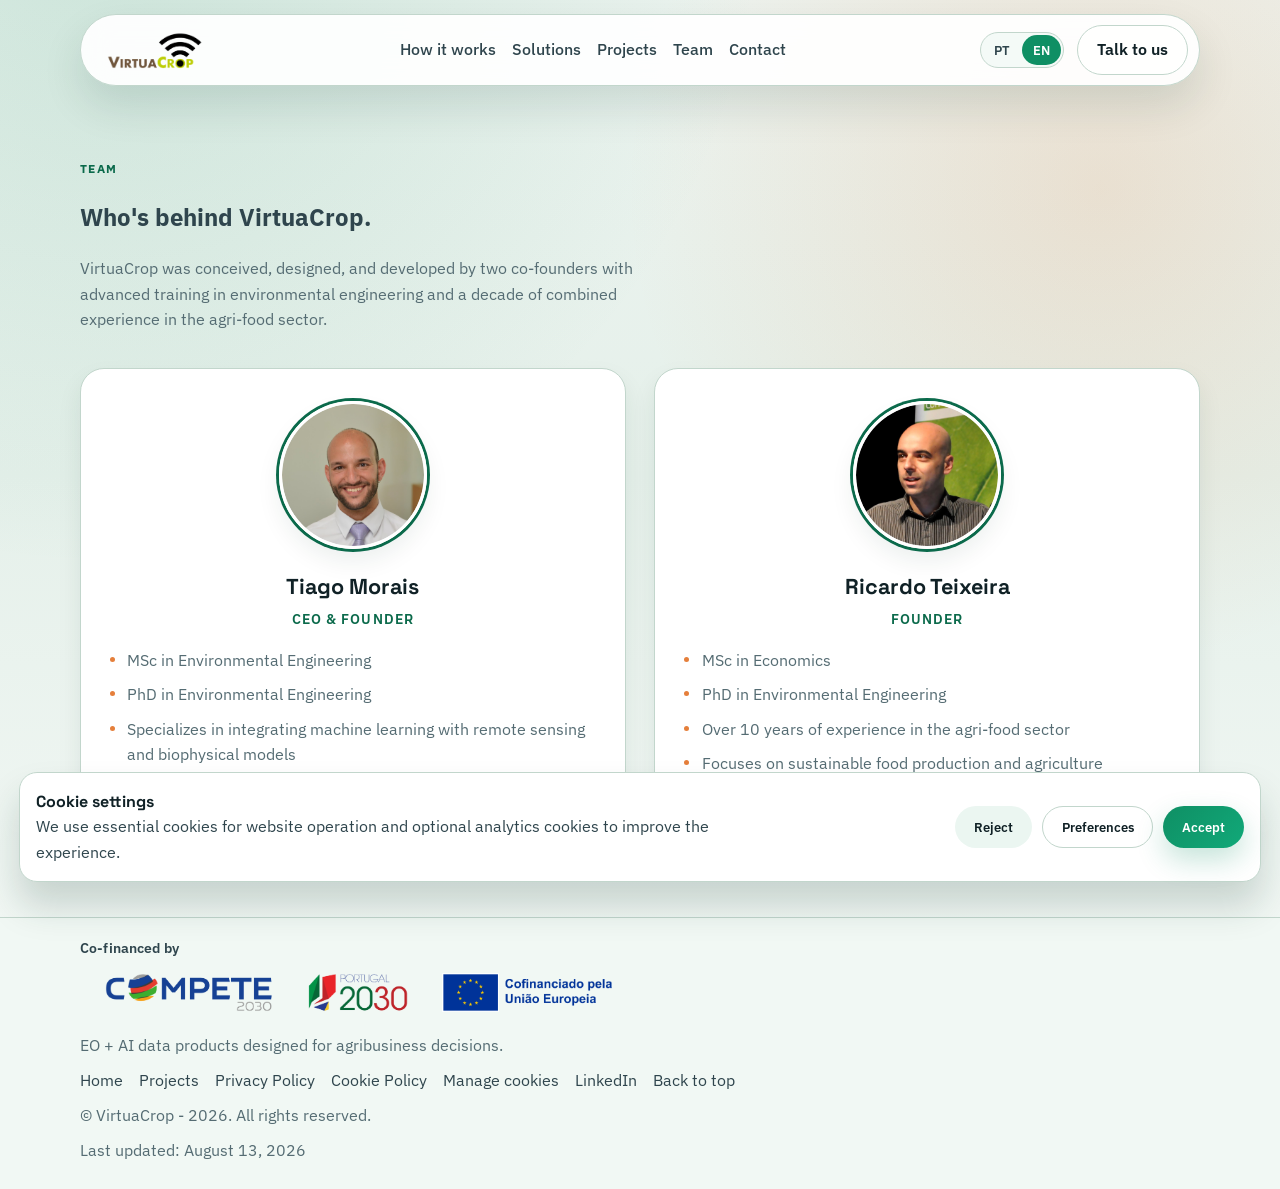
<file: about.html>
<!doctype html>
<html lang="pt">
  <head>
    <meta charset="UTF-8" />
    <meta name="viewport" content="width=device-width, initial-scale=1.0" />
    <title>Equipa | VirtuaCrop</title>
    <meta name="description" content="Conheça a equipa fundadora da VirtuaCrop: Tiago Morais e Ricardo Teixeira." />
    <link rel="canonical" href="https://virtuacrop.com/about.html" />
    <link rel="preconnect" href="https://fonts.googleapis.com" />
    <link rel="preconnect" href="https://fonts.gstatic.com" crossorigin />
    <link
      href="https://fonts.googleapis.com/css2?family=IBM+Plex+Sans:wght@400;500;600&family=Space+Grotesk:wght@400;500;700&display=swap"
      rel="stylesheet"
    />
    <link rel="stylesheet" href="styles.css" />
    <script src="config.js"></script>
    <script defer src="app.js"></script>
    <script type="application/ld+json">
      {
        "@context": "https://schema.org",
        "@type": "Organization",
        "@id": "https://virtuacrop.com/#organization",
        "name": "VirtuaCrop",
        "url": "https://virtuacrop.com/",
        "founder": [
          { "@id": "https://virtuacrop.com/about.html#tiago-morais" },
          { "@id": "https://virtuacrop.com/about.html#ricardo-teixeira" }
        ]
      }
    </script>
    <script type="application/ld+json">
      [
        {
          "@context": "https://schema.org",
          "@type": "Person",
          "@id": "https://virtuacrop.com/about.html#tiago-morais",
          "name": "Tiago Morais",
          "jobTitle": "CEO & Founder",
          "worksFor": { "@id": "https://virtuacrop.com/#organization" },
          "alumniOf": "Environmental Engineering (MSc, PhD)",
          "knowsAbout": ["Machine Learning", "Remote Sensing", "Biophysical Modeling", "Sustainability"],
          "image": "https://virtuacrop.com/assets/team/tiago-morais.jpg",
          "sameAs": ["https://www.linkedin.com/in/tiagogmorais/"]
        },
        {
          "@context": "https://schema.org",
          "@type": "Person",
          "@id": "https://virtuacrop.com/about.html#ricardo-teixeira",
          "name": "Ricardo Teixeira",
          "jobTitle": "Founder",
          "worksFor": { "@id": "https://virtuacrop.com/#organization" },
          "alumniOf": "Economics (MSc); Environmental Engineering (PhD)",
          "knowsAbout": ["Agri-food Systems", "Sustainable Food Production", "Agriculture Economics"],
          "image": "https://virtuacrop.com/assets/team/ricardo-teixeira.jpg",
          "sameAs": ["https://www.linkedin.com/in/ricardofmteixeira/"]
        }
      ]
    </script>
  </head>
  <body data-page="about">
    <header class="site-header">
      <div class="container header-wrap">
        <a class="brand" data-lang-href="index.html" href="index.html" aria-label="VirtuaCrop">
          <img class="brand-logo" src="Logo_final.png" alt="VirtuaCrop" width="3307" height="1418" />
        </a>

        <nav class="site-nav" aria-label="Primary navigation">
          <a data-lang-href="index.html#how" href="index.html#how" data-i18n="navHow">How it works</a>
          <a data-lang-href="index.html#solutions" href="index.html#solutions" data-i18n="navSolutions">Solutions</a>
          <a data-lang-href="projects.html" href="projects.html" data-i18n="navProjects">Projects</a>
          <a data-lang-href="about.html" href="about.html" data-i18n="navAbout">Team</a>
          <a data-lang-href="index.html#contact" href="index.html#contact" data-i18n="navContact">Contact</a>
        </nav>

        <div class="header-actions">
          <div class="lang-switch" role="group" aria-label="Language switcher">
            <button type="button" class="lang-btn" data-lang-toggle="pt">PT</button>
            <button type="button" class="lang-btn" data-lang-toggle="en">EN</button>
          </div>
          <a data-lang-href="index.html#contact" href="index.html#contact" class="btn btn-outline" data-i18n="navContactBtn">Talk to us</a>
        </div>
      </div>
    </header>

    <main id="top" class="projects-main container">
      <section class="section reveal">
        <div class="section-head">
          <p class="eyebrow" data-i18n="aboutEyebrow">Team</p>
          <h1 data-i18n="aboutTitle">Who's behind VirtuaCrop.</h1>
          <p class="section-lead" data-i18n="aboutLead">
            VirtuaCrop was conceived, designed, and developed by two co-founders with advanced training in
            environmental engineering and a decade of combined experience in the agri-food sector.
          </p>
        </div>

        <div class="team-grid">
          <article class="team-card">
            <div class="team-photo-wrap">
              <img class="team-photo" src="assets/team/tiago-morais.jpg" alt="Tiago Morais" width="148" height="148" loading="lazy" />
              <a
                class="team-linkedin"
                href="https://www.linkedin.com/in/tiagogmorais/"
                target="_blank"
                rel="noopener"
                aria-label="Tiago Morais on LinkedIn"
              >
                <svg viewBox="0 0 24 24" aria-hidden="true">
                  <path
                    d="M20.45 20.45h-3.56v-5.57c0-1.33-.02-3.04-1.85-3.04-1.86 0-2.14 1.45-2.14 2.94v5.67H9.34V9h3.41v1.56h.05c.48-.9 1.64-1.85 3.38-1.85 3.61 0 4.27 2.38 4.27 5.47v6.27zM5.34 7.43a2.06 2.06 0 1 1 0-4.12 2.06 2.06 0 0 1 0 4.12zM7.12 20.45H3.56V9h3.56v11.45z"
                  />
                </svg>
              </a>
            </div>
            <div data-lang-block="pt">
              <h2>Tiago Morais</h2>
              <p class="team-role">CEO &amp; Founder</p>
              <ul>
                <li>Mestrado em Engenharia do Ambiente</li>
                <li>Doutoramento em Engenharia do Ambiente</li>
                <li>Especialista em integração de machine learning com deteção remota e modelos biofísicos</li>
                <li>Aplica ciência de dados a desafios de sustentabilidade</li>
              </ul>
            </div>
            <div data-lang-block="en" class="hidden">
              <h2>Tiago Morais</h2>
              <p class="team-role">CEO &amp; Founder</p>
              <ul>
                <li>MSc in Environmental Engineering</li>
                <li>PhD in Environmental Engineering</li>
                <li>Specializes in integrating machine learning with remote sensing and biophysical models</li>
                <li>Applies data science approaches to sustainability challenges</li>
              </ul>
            </div>
          </article>

          <article class="team-card">
            <div class="team-photo-wrap">
              <img class="team-photo" src="assets/team/ricardo-teixeira.jpg" alt="Ricardo Teixeira" width="148" height="148" loading="lazy" />
              <a
                class="team-linkedin"
                href="https://www.linkedin.com/in/ricardofmteixeira/"
                target="_blank"
                rel="noopener"
                aria-label="Ricardo Teixeira on LinkedIn"
              >
                <svg viewBox="0 0 24 24" aria-hidden="true">
                  <path
                    d="M20.45 20.45h-3.56v-5.57c0-1.33-.02-3.04-1.85-3.04-1.86 0-2.14 1.45-2.14 2.94v5.67H9.34V9h3.41v1.56h.05c.48-.9 1.64-1.85 3.38-1.85 3.61 0 4.27 2.38 4.27 5.47v6.27zM5.34 7.43a2.06 2.06 0 1 1 0-4.12 2.06 2.06 0 0 1 0 4.12zM7.12 20.45H3.56V9h3.56v11.45z"
                  />
                </svg>
              </a>
            </div>
            <div data-lang-block="pt">
              <h2>Ricardo Teixeira</h2>
              <p class="team-role">Founder</p>
              <ul>
                <li>Mestrado em Economia</li>
                <li>Doutoramento em Engenharia do Ambiente</li>
                <li>Mais de 10 anos de experiência no setor agroalimentar</li>
                <li>Foco em produção alimentar e agricultura sustentável</li>
              </ul>
            </div>
            <div data-lang-block="en" class="hidden">
              <h2>Ricardo Teixeira</h2>
              <p class="team-role">Founder</p>
              <ul>
                <li>MSc in Economics</li>
                <li>PhD in Environmental Engineering</li>
                <li>Over 10 years of experience in the agri-food sector</li>
                <li>Focuses on sustainable food production and agriculture</li>
              </ul>
            </div>
          </article>
        </div>
      </section>
    </main>

    <footer class="site-footer">
      <div class="container footer-wrap">
        <div class="footer-funding" aria-label="Funding acknowledgment">
          <p class="footer-funding-label" data-i18n="footerFundingLabel">Co-financed by</p>
          <img
            class="footer-funding-logo"
            src="assets/logos/BarraAssinaturas_RGBCor.png"
            alt="Compete 2030, Portugal 2030, and European Union co-financing logos"
            loading="lazy"
            width="1024"
            height="188"
          />
        </div>
        <p class="footer-tagline" data-i18n="footerTagline">EO + AI data products designed for agribusiness decisions.</p>
        <div class="footer-links">
          <a data-lang-href="index.html" href="index.html" data-i18n="navHome">Home</a>
          <a data-lang-href="projects.html" href="projects.html" data-i18n="navProjects">Projects</a>
          <a data-lang-href="privacy.html" href="privacy.html" data-i18n="footerPrivacy">Privacy Policy</a>
          <a data-lang-href="cookies.html" href="cookies.html" data-i18n="footerCookies">Cookie Policy</a>
          <button id="manage-cookies" class="footer-button" type="button" data-i18n="footerManageCookies">Manage cookies</button>
          <a href="https://www.linkedin.com/company/virtuacrop" data-i18n="footerLinkedIn" target="_blank" rel="noopener">LinkedIn</a>
          <a href="#top" data-i18n="footerBackTop">Back to top</a>
        </div>
        <p class="footer-meta" data-i18n="footerRights">© VirtuaCrop - 2026. All rights reserved.</p>
        <p class="footer-meta">
          <time datetime="2026-08-13" data-i18n="footerLastUpdated">Last updated: August 13, 2026</time>
        </p>
      </div>
    </footer>

    <section id="cookie-banner" class="cookie-banner hidden" role="region" aria-label="Cookie consent">
      <div class="cookie-copy">
        <p class="cookie-title" data-i18n="cookieTitle">Cookie settings</p>
        <p data-i18n="cookieBody">
          We use essential cookies for core functionality and optional analytics cookies to improve this site. You can update preferences anytime.
        </p>
      </div>
      <div class="cookie-actions">
        <button id="cookie-reject" class="btn btn-quiet" type="button" data-i18n="cookieReject">Reject</button>
        <button id="cookie-preferences" class="btn btn-outline" type="button" data-i18n="cookiePreferences">Preferences</button>
        <button id="cookie-accept" class="btn btn-primary" type="button" data-i18n="cookieAccept">Accept</button>
      </div>
    </section>

    <div id="cookie-modal" class="cookie-modal hidden" role="dialog" aria-modal="true" aria-labelledby="cookie-modal-title">
      <div class="cookie-modal-card">
        <h2 id="cookie-modal-title" data-i18n="cookieModalTitle">Cookie preferences</h2>
        <p data-i18n="cookieModalBody">Select which categories you allow. Essential cookies are always active.</p>

        <div class="consent-option">
          <label>
            <input type="checkbox" checked disabled />
            <span data-i18n="cookieEssentialLabel">Essential cookies</span>
          </label>
          <p data-i18n="cookieEssentialBody">Required for language settings, security, and core website behavior.</p>
        </div>

        <div class="consent-option">
          <label for="consent-analytics">
            <input type="checkbox" id="consent-analytics" />
            <span data-i18n="cookieAnalyticsLabel">Analytics cookies</span>
          </label>
          <p data-i18n="cookieAnalyticsBody">Help us understand traffic and improve the website experience.</p>
        </div>

        <div class="modal-actions">
          <button id="cookie-save" class="btn btn-primary" type="button" data-i18n="cookieSave">Save preferences</button>
          <button id="cookie-close" class="btn btn-outline" type="button" data-i18n="cookieClose">Close</button>
        </div>
      </div>
    </div>
  </body>
</html>
</file>
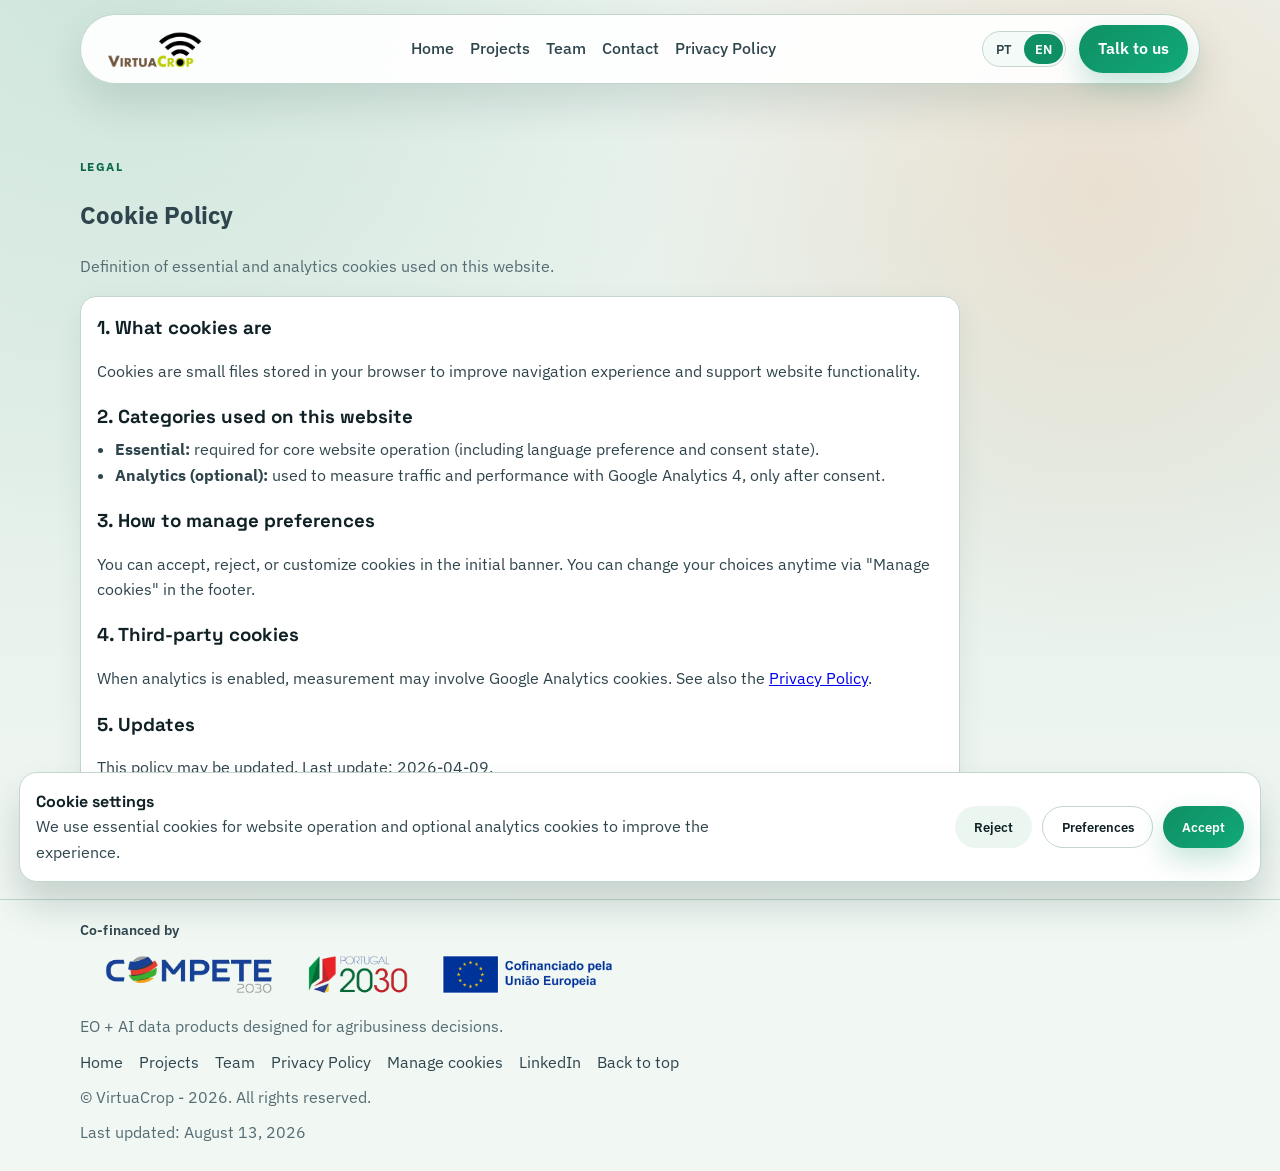
<file: cookies.html>
<!doctype html>
<html lang="pt">
  <head>
    <meta charset="UTF-8" />
    <meta name="viewport" content="width=device-width, initial-scale=1.0" />
    <title>Política de Cookies | VirtuaCrop</title>
    <meta name="description" content="Política de cookies da VirtuaCrop." />
    <link rel="canonical" href="https://virtuacrop.com/cookies.html" />
    <link rel="preconnect" href="https://fonts.googleapis.com" />
    <link rel="preconnect" href="https://fonts.gstatic.com" crossorigin />
    <link
      href="https://fonts.googleapis.com/css2?family=IBM+Plex+Sans:wght@400;500;600&family=Space+Grotesk:wght@400;500;700&display=swap"
      rel="stylesheet"
    />
    <link rel="stylesheet" href="styles.css" />
    <script src="config.js"></script>
    <script defer src="app.js"></script>
    <script type="application/ld+json">
      {
        "@context": "https://schema.org",
        "@type": "Organization",
        "@id": "https://virtuacrop.com/#organization",
        "name": "VirtuaCrop",
        "url": "https://virtuacrop.com/"
      }
    </script>
  </head>
  <body data-page="cookies">
    <header class="site-header">
      <div class="container header-wrap">
        <a class="brand" data-lang-href="index.html" href="index.html" aria-label="VirtuaCrop">
          <img class="brand-logo" src="Logo_final.png" alt="VirtuaCrop" width="3307" height="1418" />
        </a>

        <nav class="site-nav" aria-label="Primary navigation">
          <a data-lang-href="index.html" href="index.html" data-i18n="navHome">Home</a>
          <a data-lang-href="projects.html" href="projects.html" data-i18n="navProjects">Projects</a>
          <a data-lang-href="about.html" href="about.html" data-i18n="navAbout">Team</a>
          <a data-lang-href="index.html#contact" href="index.html#contact" data-i18n="navContact">Contact</a>
          <a data-lang-href="privacy.html" href="privacy.html" data-i18n="footerPrivacy">Privacy Policy</a>
        </nav>

        <div class="header-actions">
          <div class="lang-switch" role="group" aria-label="Language switcher">
            <button type="button" class="lang-btn" data-lang-toggle="pt">PT</button>
            <button type="button" class="lang-btn" data-lang-toggle="en">EN</button>
          </div>
          <a data-lang-href="index.html#contact" href="index.html#contact" class="btn btn-primary" data-i18n="navContactBtn">Talk to us</a>
        </div>
      </div>
    </header>

    <main id="top" class="legal-main container">
      <section class="section legal-section">
        <p class="eyebrow" data-i18n="cookiesEyebrow">Legal</p>
        <h1 data-i18n="cookiesTitle">Cookie Policy</h1>
        <p class="section-lead" data-i18n="cookiesLead">Definition of essential and analytics cookies used on this website.</p>

        <div class="legal-copy">
          <div data-lang-block="pt">
            <h3>1. O que são cookies</h3>
            <p>
              Cookies são pequenos ficheiros guardados no seu browser para melhorar a experiência de navegação e suportar
              funcionalidades do website.
            </p>

            <h3>2. Categorias utilizadas neste website</h3>
            <ul>
              <li>
                <strong>Essenciais:</strong> necessários para funcionamento básico do website (incluindo preferências de idioma e
                estado de consentimento).
              </li>
              <li>
                <strong>Analytics (opcional):</strong> utilizados para medir tráfego e desempenho com Google Analytics 4, apenas após
                consentimento.
              </li>
            </ul>

            <h3>3. Como gerir preferências</h3>
            <p>
              Pode aceitar, rejeitar ou personalizar cookies no banner inicial. Em qualquer momento, pode voltar a alterar em
              "Gerir cookies" no rodapé.
            </p>

            <h3>4. Cookies de terceiros</h3>
            <p>
              Quando analytics está ativo, a medição pode envolver cookies do Google Analytics. Consulte também a
              <a data-lang-href="privacy.html" href="privacy.html">Política de Privacidade</a>.
            </p>

            <h3>5. Atualizações</h3>
            <p>Esta política pode ser atualizada. Última atualização: 2026-04-09.</p>
          </div>

          <div data-lang-block="en" class="hidden">
            <h3>1. What cookies are</h3>
            <p>
              Cookies are small files stored in your browser to improve navigation experience and support website functionality.
            </p>

            <h3>2. Categories used on this website</h3>
            <ul>
              <li>
                <strong>Essential:</strong> required for core website operation (including language preference and consent state).
              </li>
              <li>
                <strong>Analytics (optional):</strong> used to measure traffic and performance with Google Analytics 4, only after
                consent.
              </li>
            </ul>

            <h3>3. How to manage preferences</h3>
            <p>
              You can accept, reject, or customize cookies in the initial banner. You can change your choices anytime via
              "Manage cookies" in the footer.
            </p>

            <h3>4. Third-party cookies</h3>
            <p>
              When analytics is enabled, measurement may involve Google Analytics cookies. See also the
              <a data-lang-href="privacy.html" href="privacy.html">Privacy Policy</a>.
            </p>

            <h3>5. Updates</h3>
            <p>This policy may be updated. Last update: 2026-04-09.</p>
          </div>
        </div>
      </section>
    </main>

    <footer class="site-footer">
      <div class="container footer-wrap">
        <div class="footer-funding" aria-label="Funding acknowledgment">
          <p class="footer-funding-label" data-i18n="footerFundingLabel">Co-financed by</p>
          <img
            class="footer-funding-logo"
            src="assets/logos/BarraAssinaturas_RGBCor.png"
            alt="Compete 2030, Portugal 2030, and European Union co-financing logos"
            loading="lazy"
            width="1024"
            height="188"
          />
        </div>
        <p class="footer-tagline" data-i18n="footerTagline">EO + AI data products designed for agribusiness decisions.</p>
        <div class="footer-links">
          <a data-lang-href="index.html" href="index.html" data-i18n="navHome">Home</a>
          <a data-lang-href="projects.html" href="projects.html" data-i18n="navProjects">Projects</a>
          <a data-lang-href="about.html" href="about.html" data-i18n="navAbout">Team</a>
          <a data-lang-href="privacy.html" href="privacy.html" data-i18n="footerPrivacy">Privacy Policy</a>
          <button id="manage-cookies" class="footer-button" type="button" data-i18n="footerManageCookies">Manage cookies</button>
          <a href="https://www.linkedin.com/company/virtuacrop" data-i18n="footerLinkedIn" target="_blank" rel="noopener">LinkedIn</a>
          <a href="#top" data-i18n="footerBackTop">Back to top</a>
        </div>
        <p class="footer-meta" data-i18n="footerRights">© VirtuaCrop - 2026. All rights reserved.</p>
        <p class="footer-meta">
          <time datetime="2026-08-13" data-i18n="footerLastUpdated">Last updated: August 13, 2026</time>
        </p>
      </div>
    </footer>

    <section id="cookie-banner" class="cookie-banner hidden" role="region" aria-label="Cookie consent">
      <div class="cookie-copy">
        <p class="cookie-title" data-i18n="cookieTitle">Cookie settings</p>
        <p data-i18n="cookieBody">We use essential cookies and optional analytics cookies.</p>
      </div>
      <div class="cookie-actions">
        <button id="cookie-reject" class="btn btn-quiet" type="button" data-i18n="cookieReject">Reject</button>
        <button id="cookie-preferences" class="btn btn-outline" type="button" data-i18n="cookiePreferences">Preferences</button>
        <button id="cookie-accept" class="btn btn-primary" type="button" data-i18n="cookieAccept">Accept</button>
      </div>
    </section>

    <div id="cookie-modal" class="cookie-modal hidden" role="dialog" aria-modal="true" aria-labelledby="cookie-modal-title">
      <div class="cookie-modal-card">
        <h2 id="cookie-modal-title" data-i18n="cookieModalTitle">Cookie preferences</h2>
        <p data-i18n="cookieModalBody">Select which categories you allow. Essential cookies are always active.</p>

        <div class="consent-option">
          <label>
            <input type="checkbox" checked disabled />
            <span data-i18n="cookieEssentialLabel">Essential cookies</span>
          </label>
          <p data-i18n="cookieEssentialBody">Required for language settings, security, and core website behavior.</p>
        </div>

        <div class="consent-option">
          <label for="consent-analytics">
            <input type="checkbox" id="consent-analytics" />
            <span data-i18n="cookieAnalyticsLabel">Analytics cookies</span>
          </label>
          <p data-i18n="cookieAnalyticsBody">Help us understand traffic and improve the website experience.</p>
        </div>

        <div class="modal-actions">
          <button id="cookie-save" class="btn btn-primary" type="button" data-i18n="cookieSave">Save preferences</button>
          <button id="cookie-close" class="btn btn-outline" type="button" data-i18n="cookieClose">Close</button>
        </div>
      </div>
    </div>
  </body>
</html>
</file>
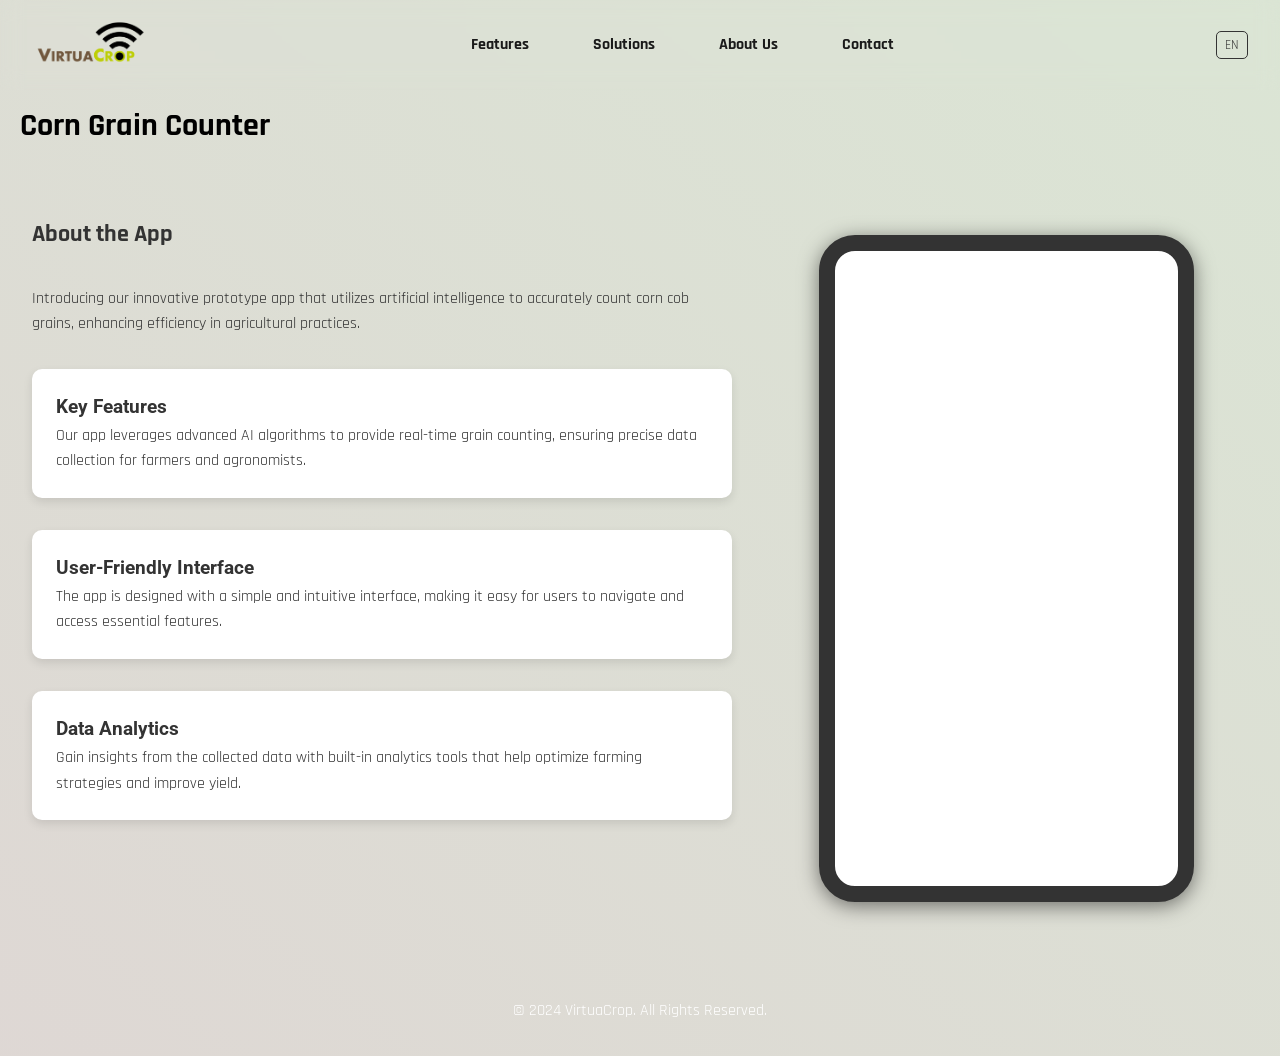
<file: corn-counter.html>
<!DOCTYPE html>
<html lang="en">
<head>
  <meta charset="UTF-8">
  <meta name="viewport" content="width=device-width, initial-scale=1.0">
  <link rel="icon" href="favicon.ico" type="image/x-icon"> <!-- Add this line -->

  <meta http-equiv="Permissions-Policy" content="camera=(self)">
  <link href="https://fonts.googleapis.com/css2?family=Roboto:wght@400;500;700&display=swap" rel="stylesheet">
  <link href="https://fonts.googleapis.com/css2?family=Rajdhani:wght@400;500;700&display=swap" rel="stylesheet">
  <link rel="stylesheet" href="https://cdnjs.cloudflare.com/ajax/libs/font-awesome/6.0.0-beta3/css/all.min.css">
  <title>VirtuaCrop</title>
  <style>
    /* Basic Reset */
    * {
      margin: 0;
      padding: 0;
      box-sizing: border-box;
    }

    body {
      font-family: 'Roboto', sans-serif;
      line-height: 1.6;
      background: linear-gradient(to right top, rgba(91, 58, 41, 0.2), rgba(74, 124, 42, 0.2)); /* Darker gradient with opacity */
    }

    header {
      background: #28a745;
      color: white;
      padding: 1rem 2rem;
      text-align: center;
    }

    h1, h2 {
      font-family: 'Rajdhani', sans-serif;
    }

.navbar {
  display: flex;
  justify-content: space-between;
  align-items: center;
  width: 100%;
  padding: 1rem 2rem;
  position: fixed; /* Fixes navbar to the top */
  top: 0;
  z-index: 2;
  backdrop-filter: blur(10px); /* Added blur effect */
}

.about {
  display: flex;
  justify-content: space-between;
  padding: 4rem 2rem;
  background-color: transparent;
  color: #333;
  /* margin-top: 80px; Adjust this value to control spacing below navbar */
}

    .about-highlights {
      display: flex;
      flex-direction: column; /* Stack highlights vertically */
      gap: 2rem; /* Space between highlights */
      max-width: 700px; /* Limit width of highlights */
    }

    .highlight {
      background-color: #ffffff;
      padding: 1.5rem;
      border-radius: 10px;
      box-shadow: 0 4px 10px rgba(0, 0, 0, 0.1);
      transition: transform 0.3s ease, box-shadow 0.3s ease;
      text-align: left;
      max-width: 700px;
    }

    .highlight:hover {
      transform: translateY(-5px);
      box-shadow: 0 6px 15px rgba(0, 0, 0, 0.15);
    }

    .app-container {
      flex: 1; /* Allow the app container to take remaining space */
      flex-direction: column;
      padding-left: 2rem; /* Space between highlights and app */
      display: flex;
      justify-content: center; /* Center the smartphone frame */
      align-items: center; /* Center vertically */
    }

    .smartphone-frame {
      width: 375px; /* Width of the smartphone frame */
      height: 667px; /* Height of the smartphone frame */
      border: 16px solid #333; /* Frame border */
      border-radius: 36px; /* Rounded corners */
      box-shadow: 0 4px 20px rgba(0, 0, 0, 0.5); /* Shadow for depth */
      position: relative; /* Position for the inner iframe */
      overflow: hidden; /* Hide overflow */
      background-color: #fff; /* Background color of the frame */
    }

    iframe {
      width: 100%;
      height: 100%;
      border: none;
      border-radius: 20px; /* Rounded corners for the iframe */
      position: absolute; /* Positioning inside the frame */
      top: 0;
      left: 0;
    }

    footer {
      padding: 2rem;
      text-align: center;
      /* background: #333; */
      color: white;
    }

    /* Fade-in Animation */
    .fade-in {
      opacity: 0;
      transform: translateY(20px);
      transition: opacity 0.6s ease-out, transform 0.6s ease-out;
    }

    .fade-in.visible {
      opacity: 1;
      transform: translateY(0);
    }

    /* Responsive Design */
    @media (max-aspect-ratio: 1/1) {
      .about {
        flex-direction: column; /* Stack columns vertically on small screens */
        padding: 2rem 1rem;
      }

      .about-highlights {
        max-width: 100%; /* Allow highlights to take full width */
      }

      .highlight h3 {
        font-size: 1.1rem;
      }

      .highlight p {
        font-size: 0.9rem;
      }

      .smartphone-frame {
        width: 90%; /* Make the frame responsive */
        height: auto; /* Adjust height automatically */
      }
    }

    .cta-btn {
      background: #28a745; /* Green background */
      color: white; /* White text */
      padding: 0.75rem 1.5rem; /* Increased padding for a larger button */
      border: none; /* No border */
      border-radius: 5px; /* Rounded corners */
      cursor: pointer; /* Pointer cursor on hover */
      transition: background 0.3s ease, transform 0.2s ease; /* Smooth transition for background and transform */
      font-size: 1rem; /* Font size */
      font-weight: bold; /* Bold text */
      box-shadow: 0 4px 8px rgba(0, 0, 0, 0.2); /* Subtle shadow for depth */
      margin-top: 1rem; /* Space above the button */
    }

    .cta-btn:hover {
      background: #218838; /* Darker green on hover */
      transform: translateY(-2px); /* Slight lift effect on hover */
      box-shadow: 0 6px 12px rgba(0, 0, 0, 0.3); /* Enhanced shadow on hover */
    }

    .cta-btn:active {
      transform: translateY(0); /* Reset lift effect on click */
      box-shadow: 0 4px 8px rgba(0, 0, 0, 0.2); /* Reset shadow on click */
    }


    

    .navbar .logo img {
      height: 50px;
    }


    .nav-links li {
      margin: 0 1rem;
    }

    .nav-links a {
      color: #1a1a1a;
      text-decoration: none;
      font-weight: bold;
    }

    /* Call-to-Action Button */
    .cta-btn, .hero-btn {
      background: #28a745;
      color: white;
      padding: 0.5rem 1rem;
      border: none;
      border-radius: 5px;
      cursor: pointer;
      transition: background 0.3s ease;
    }

    .cta-btn:hover, .hero-btn:hover {
      background: #218838;
    }

    /* Hero Content */
    .hero-content {
      position: relative;
      z-index: 2;
      color: white;
      padding: 1.5rem;
      background: rgba(0, 0, 0, 0.6);
      border-radius: 10px;
      margin-top: 0;
      margin-bottom: 0;
      margin-left: 20px;
      margin-right: 20px;
    }

    .hero-content h1 {
      font-size: 1.7rem;
      font-weight: bold;
    }

    .hero-content p {
      font-size: 1.25rem;
      margin-top: 1rem;
    }

    /* Section Styling */
    section {
      padding: 4rem 2rem;
    }

    
/* Products Dropdown Menu Styling */
.products-menu {
  display: none;
  position: absolute;
  top: 100%; /* Position below the Products button */
  left: 0;
  background-color: rgba(0, 0, 0, 0.8); /* Dark semi-transparent background */
  border-radius: 5px;
  padding: 0.5rem;
  min-width: 150px;
  z-index: 1000;
}

.products-menu a {
  display: block;
  padding: 0.5rem 1rem;
  color: white;
  text-decoration: none;
  font-size: 0.9rem;
  transition: background 0.3s;
}

.products-menu a:hover {
  background-color: #28a745; /* Highlight on hover */
  color: white;
}

/* Language Selector Styling */
.language-selector {
  position: relative;
  display: inline-block;
}

.language-button {
  background: transparent;
  border: none;
  font-size: 1.5rem;
  cursor: pointer;
  color: #1a1a1a;
  padding: 0.5rem;
}

.language-button:hover {
  color: #28a745;
}

.language-menu {
  display: none;
  position: absolute;
  top: 100%;
  right: 0; /* Align to the right of the button */
  background-color: rgba(0, 0, 0, 0.8); /* Semi-transparent black background */
  border-radius: 5px;
  padding: 0.5rem;
  z-index: 1000;
  min-width: 120px; /* Ensure enough width */
}

.language-menu button {
  background: transparent;
  border: none;
  color: white;
  padding: 0.5rem 1rem;
  text-align: left;
  width: 100%;
  cursor: pointer;
}

.language-menu button:hover {
  background-color: #28a745;
  color: white;
}

.language-menu button:focus {
  outline: none;
}

.nav-links {
  display: flex;
  justify-content: space-around; /* Evenly distribute space between items */
  align-items: center;
  list-style: none;
  padding: 0;
  margin: 0;
}

/* Navbar Items */
.nav-item {
  position: relative;
}

/* Navbar Links Styling */
.nav-links .nav-link {
  /* color: white; */
  text-decoration: none;
  font-weight: bold;
  padding: 0.5rem 1rem;
  transition: color 0.3s;
}

.nav-links .nav-link:hover {
  color: #28a745; /* Accent color on hover */
}

/* Products Dropdown Menu Styling */
.products-menu {
  display: none;
  position: absolute;
  top: 100%; /* Position below the Products button */
  left: 0;
  background-color: rgba(0, 0, 0, 0.8); /* Dark semi-transparent background */
  border-radius: 5px;
  padding: 0.5rem;
  min-width: 150px;
  z-index: 1000;
}

.products-menu a {
  display: block;
  padding: 0.5rem 1rem;
  color: white;
  text-decoration: none;
  font-size: 0.9rem;
  transition: background 0.3s;
}

@media (max-aspect-ratio: 1/1) {
  .smartphone-frame {
    width: 90%; /* Adjust width to be responsive */
    height: 500px; /* Maintain aspect ratio and fit within viewport height */
  }

  iframe {
    height: 500px; /* Ensure iframe scales correctly */
  }
}


/* Hamburger Menu Button */
.hamburger-menu {
  display: none;
  background: none;
  border: none;
  font-size: 1rem; /* Match font size */
  font-weight: bold;
  color: #333;
  padding: 0.5rem 1rem; /* Match padding */
  cursor: pointer;
  transition: color 0.3s;
}

/* Hover Effect */
.hamburger-menu:hover {
  color: #28a745; /* Match hover color */
}

@media (max-aspect-ratio: 1/1) {
    .nav-links {
    display: none; /* Hide the nav links by default */
    flex-direction: column; /* Stack links vertically when shown */
    background-color: rgba(0, 0, 0, 0.8); /* Dark semi-transparent background */
    top: 60px; /* Adjust to match the navbar height */
    position: absolute;
    /* right: 0; */
    left: 10px; /* Center horizontally */
    /* margin: 0 auto; Center the menu container */
    width: 200px;
    box-shadow: 0 4px 10px rgba(0, 0, 0, 0.1); /* Optional shadow */
    padding: 1rem;
    z-index: 10;
    border-radius: 10px;
    align-items: center; /* Center items inside the menu */
  }

  .nav-links a {
    color: white; /* Make text white */
    text-decoration: none; /* Remove underline */
    text-align: center; /* Center text inside links */
    display: block;
    width: 100%; /* Ensure full width for better alignment */
  }

  .nav-links a:hover {
    color: #fff; /* Optional hover color */
  }

  .nav-links.show {
    display: flex; /* Show the nav links when active */
  }

  .hamburger-menu {
    display: block; /* Show the hamburger menu on small screens */
  }

  .products-menu {
  display: none;
  position: absolute;
  top: 100%; /* Position below the Products button */
  left: 0;
  background-color: rgba(0, 0, 0, 1); /* Dark semi-transparent background */
  border-radius: 5px;
  padding: 0.5rem;
  min-width: 150px;
  z-index: 1000;
}
}

h1, h2 {
  font-family: 'Rajdhani', sans-serif; /* Apply Rajdhani font to h1 and h2 */
}


p, li {
  font-family: 'Rajdhani', sans-serif; /* Apply Rajdhani font to h1 and h2 */
  font-weight: 400;
}

  </style>
</head>
<body>
  <!-- Navbar -->
  <nav class="navbar">
    <button class="hamburger-menu" onclick="toggleNavbar()">
      ☰
    </button>
    <div class="logo">
      <a href="index.html"><img src="images/logo.png" alt="VirtuaCrop Logo"></a>
    </div>
      <ul class="nav-links" id="navbarLinks">
        <li class="nav-item products-dropdown">
        <a href="#" class="nav-link" onclick="toggleFeaturesMenu(event)">Features</a>
        <div class="products-menu" id="featuresMenu">
          <a href="remote.html">Remote Sensing Image Analysis</a>
          <a href="image.html">Digital Image Analysis</a>
        </div>
      </li>
      <li class="nav-item products-dropdown">
        <a href="#" class="nav-link" onclick="toggleProductsMenu(event)">Solutions</a>
        <div class="products-menu" id="productsMenu">
          <a href="soilapp.html">VirtuaCrop - SoilApp</a>
          <a href="corn-counter.html">Grain Counter</a>
          <!-- <a href="#mapviewer">MapViewer</a> -->
        </div>
      </li>
      <li class="nav-item products-dropdown">
        <a href="index.html#about" class="nav-link">About us</a>
        <!-- <div class="products-menu" id="productsMenu">
          <a href="soilapp.html">SoilApp</a>
          <a href="https://corn-count.web.app/">Grain Counter</a>
          <a href="#mapviewer">MapViewer</a>
        </div> -->
      </li>
      <!-- <li><a href="#testimonials">Testimonials</a></li> -->
      <li class="nav-item products-dropdown">
        <a href="index.html#conatct" class="nav-link">Contact</a>
        <!-- <div class="products-menu" id="productsMenu">
          <a href="soilapp.html">SoilApp</a>
          <a href="https://corn-count.web.app/">Grain Counter</a>
          <a href="#mapviewer">MapViewer</a>
        </div> -->
      </li>
    </ul>
    <div class="language-selector">
      <button class="language-button" onclick="toggleLanguageMenu()" style="font-size: 0.8rem; font-family: 'Rajdhani', sans-serif; border: 1px solid #333; border-radius: 5px; padding: 0.3rem 0.5rem; background-color: transparent; color: #333;">
        EN
      </button>
      <div class="language-menu" id="languageMenu">
        <button style="font-size: 0.8rem; font-family: 'Rajdhani', sans-serif; padding: 0.3rem 0.5rem; background-color: transparent; color: white;" onclick="setLanguage('en')">English</button>
        <button style="font-size: 0.8rem; font-family: 'Rajdhani', sans-serif; padding: 0.3rem 0.5rem; background-color: transparent; color: white;" onclick="setLanguage('pt')">Português</button>
        <button style="font-size: 0.8rem; font-family: 'Rajdhani', sans-serif; padding: 0.3rem 0.5rem; background-color: transparent; color: white;" onclick="setLanguage('es')">Español</button>
        <button style="font-size: 0.8rem; font-family: 'Rajdhani', sans-serif; padding: 0.3rem 0.5rem; background-color: transparent; color: white;" onclick="setLanguage('fr')">Français</button>
      </div>
    </div>
  </nav>

<div style="margin-top: 100px; text-align: start; margin-left: 20px;">
  <h1>Corn Grain Counter</h1>
</div>

  <section class="about fade-in">
    <div class="about-highlights">
      <h2>About the App</h2>
      <p>Introducing our innovative prototype app that utilizes artificial intelligence to accurately count corn cob grains, enhancing efficiency in agricultural practices.</p>

      <div class="highlight">
        <h3>Key Features</h3>
        <p>Our app leverages advanced AI algorithms to provide real-time grain counting, ensuring precise data collection for farmers and agronomists.</p>
      </div>
      <div class="highlight">
        <h3>User-Friendly Interface</h3>
        <p>The app is designed with a simple and intuitive interface, making it easy for users to navigate and access essential features.</p>
      </div>
      <div class="highlight">
        <h3>Data Analytics</h3>
        <p>Gain insights from the collected data with built-in analytics tools that help optimize farming strategies and improve yield.</p>
      </div>
    </div>

    <div class="app-container">
      <div class="smartphone-frame" style="margin-top: 20px;">
        <iframe id="cornCountApp" src="https://corn-count.web.app/" allow="camera"></iframe>
      </div>
      <!-- <button id="fullscreenButton" class="cta-btn">Open in Fullscreen</button> -->
    </div>
  </section>

  <footer>
    <p>&copy; 2024 VirtuaCrop. All Rights Reserved.</p>
  </footer>

  <script>
    // Scroll Animation Function
    function scrollAnimation() {
      const elements = document.querySelectorAll('.fade-in');

      elements.forEach(element => {
        const position = element.getBoundingClientRect();
        if (position.top < window.innerHeight - 100) {
          element.classList.add('visible');
        }
      });
    }

    // Run on page load and on scroll
    window.addEventListener('scroll', scrollAnimation);
    window.addEventListener('load', scrollAnimation);

    // Function to open the iframe in fullscreen
    // document.getElementById('fullscreenButton').addEventListener('click', function() {
    //   const iframe = document.getElementById('cornCountApp');
    //   if (iframe.requestFullscreen) {
    //     iframe.requestFullscreen();
    //   } else if (iframe.mozRequestFullScreen) { // Firefox
    //     iframe.mozRequestFullScreen();
    //   } else if (iframe.webkitRequestFullscreen) { // Chrome, Safari, and Opera
    //     iframe.webkitRequestFullscreen();
    //   } else if (iframe.msRequestFullscreen) { // IE/Edge
    //     iframe.msRequestFullscreen();
    //   }
    // });


function toggleProductsMenu(event) {
  event.preventDefault(); // Prevents the link from navigating
  const productsMenu = document.getElementById("productsMenu");
  productsMenu.style.display = productsMenu.style.display === "block" ? "none" : "block";
}

function toggleFeaturesMenu(event) {
  event.preventDefault(); // Prevents the link from navigating
  const productsMenu = document.getElementById("featuresMenu");
  productsMenu.style.display = productsMenu.style.display === "block" ? "none" : "block";
}


function toggleNavbar() {
  const navbarLinks = document.getElementById('navbarLinks');
  navbarLinks.classList.toggle('show');
}

const translations = {
    en: {
      navbar: {
        features: "Features",
        solutions: "Solutions",
        about: "About Us",
        contact: "Contact"
      },
      dropdownLinks: {
        remote: "Remote Sensing Image Analysis",
        digital: "Digital Image Analysis",
        soilApp: "VirtuaCrop - SoilApp",
        grainCounter: "Grain Counter"
      },
      title: "Corn Grain Counter",
      aboutApp: "About the App",
      aboutDescription: "Introducing our innovative prototype app that utilizes artificial intelligence to accurately count corn cob grains, enhancing efficiency in agricultural practices.",
      featuresTitle: "Key Features",
      featuresDescription: "Our app leverages advanced AI algorithms to provide real-time grain counting, ensuring precise data collection for farmers and agronomists.",
      userInterfaceTitle: "User-Friendly Interface",
      userInterfaceDescription: "The app is designed with a simple and intuitive interface, making it easy for users to navigate and access essential features.",
      analyticsTitle: "Data Analytics",
      analyticsDescription: "Gain insights from the collected data with built-in analytics tools that help optimize farming strategies and improve yield.",
      fullscreenButton: "Open in Fullscreen"
    },
    pt: {
      navbar: {
        features: "Funcionalidades",
        solutions: "Soluções",
        about: "Sobre Nós",
        contact: "Contato"
      },
      dropdownLinks: {
        remote: "Análise de Imagens de Deteção Remota",
        digital: "Análise de Imagens Digitais",
        soilApp: "VirtuaCrop - SoilApp",
        grainCounter: "Contador de Grãos"
      },
      title: "Contador de Grãos de Milho",
      aboutApp: "Sobre o App",
      aboutDescription: "Apresentamos nosso aplicativo protótipo inovador que utiliza inteligência artificial para contar grãos de milho com precisão, aumentando a eficiência nas práticas agrícolas.",
      featuresTitle: "Características Principais",
      featuresDescription: "Nosso aplicativo utiliza algoritmos avançados de IA para fornecer contagem de grãos em tempo real, garantindo coleta precisa de dados para agricultores e agrônomos.",
      userInterfaceTitle: "Interface Fácil de Usar",
      userInterfaceDescription: "O aplicativo foi projetado com uma interface simples e intuitiva, facilitando a navegação e o acesso aos recursos essenciais.",
      analyticsTitle: "Análise de Dados",
      analyticsDescription: "Obtenha insights dos dados coletados com ferramentas de análise integradas que ajudam a otimizar estratégias agrícolas e melhorar a produção.",
      fullscreenButton: "Abrir em Tela Cheia"
    },
    es: {
      navbar: {
        features: "Funciones",
        solutions: "Soluciones",
        about: "Sobre Nosotros",
        contact: "Contacto"
      },
      dropdownLinks: {
        remote: "Análisis de Imágenes de Teledetección",
        digital: "Análisis de Imágenes Digitales",
        soilApp: "VirtuaCrop - SoilApp",
        grainCounter: "Contador de Granos"
      },
      title: "Contador de Granos de Maíz",
      aboutApp: "Sobre la App",
      aboutDescription: "Presentamos nuestra innovadora aplicación prototipo que utiliza inteligencia artificial para contar con precisión los granos de mazorca de maíz, mejorando la eficiencia en las prácticas agrícolas.",
      featuresTitle: "Características Clave",
      featuresDescription: "Nuestra aplicación utiliza algoritmos avanzados de IA para proporcionar conteo de granos en tiempo real, asegurando una recopilación de datos precisa para agricultores y agrónomos.",
      userInterfaceTitle: "Interfaz Fácil de Usar",
      userInterfaceDescription: "La aplicación está diseñada con una interfaz simple e intuitiva, lo que facilita la navegación y el acceso a las funciones esenciales.",
      analyticsTitle: "Análisis de Datos",
      analyticsDescription: "Obtenga información de los datos recopilados con herramientas de análisis integradas que ayudan a optimizar estrategias agrícolas y mejorar el rendimiento.",
      fullscreenButton: "Abrir en Pantalla Completa"
    },
    fr: {
      navbar: {
        features: "Fonctionnalités",
        solutions: "Solutions",
        about: "À Propos",
        contact: "Contact"
      },
      dropdownLinks: {
        remote: "Analyse d'Images de Télédétection",
        digital: "Analyse d'Images Numériques",
        soilApp: "VirtuaCrop - SoilApp",
        grainCounter: "Compteur de Grains"
      },
      title: "Compteur de Grains de Maïs",
      aboutApp: "À propos de l'application",
      aboutDescription: "Nous présentons notre application prototype innovante qui utilise l'intelligence artificielle pour compter avec précision les grains de maïs, améliorant ainsi l'efficacité des pratiques agricoles.",
      featuresTitle: "Caractéristiques Clés",
      featuresDescription: "Notre application utilise des algorithmes d'IA avancés pour fournir un comptage des grains en temps réel, assurant une collecte de données précise pour les agriculteurs et les agronomes.",
      userInterfaceTitle: "Interface Conviviale",
      userInterfaceDescription: "L'application est conçue avec une interface simple et intuitive, facilitant la navigation et l'accès aux fonctionnalités essentielles.",
      analyticsTitle: "Analyse des Données",
      analyticsDescription: "Obtenez des informations à partir des données collectées grâce à des outils d'analyse intégrés qui aident à optimiser les stratégies agricoles et à améliorer les rendements.",
      fullscreenButton: "Ouvrir en Plein Écran"
    }
  };

  function updateContent() {
    const lang = localStorage.getItem('lang') || 'en';
    const content = translations[lang];

    if (!content) return;

    const languageButton = document.querySelector(".language-button");
    languageButton.textContent = lang.toUpperCase(); // Set to "EN", "PT", "ES", "FR"


    const navbarLinks = document.querySelectorAll('.nav-links .nav-link');
    navbarLinks[0].textContent = content.navbar.features;
    navbarLinks[1].textContent = content.navbar.solutions;
    navbarLinks[2].textContent = content.navbar.about;
    navbarLinks[3].textContent = content.navbar.contact;

    // Update dropdown links
    const featuresMenuLinks = document.querySelectorAll('#featuresMenu a');
    featuresMenuLinks[0].textContent = content.dropdownLinks.remote;
    featuresMenuLinks[1].textContent = content.dropdownLinks.digital;

    const solutionsMenuLinks = document.querySelectorAll('#productsMenu a');
    solutionsMenuLinks[0].textContent = content.dropdownLinks.soilApp;
    solutionsMenuLinks[1].textContent = content.dropdownLinks.grainCounter;

    document.querySelector('h1').textContent = content.title;
    document.querySelector('.about-highlights h2').textContent = content.aboutApp;
    document.querySelector('.about-highlights p').textContent = content.aboutDescription;

    const highlights = document.querySelectorAll('.highlight');
    highlights[0].querySelector('h3').textContent = content.featuresTitle;
    highlights[0].querySelector('p').textContent = content.featuresDescription;
    highlights[1].querySelector('h3').textContent = content.userInterfaceTitle;
    highlights[1].querySelector('p').textContent = content.userInterfaceDescription;
    highlights[2].querySelector('h3').textContent = content.analyticsTitle;
    highlights[2].querySelector('p').textContent = content.analyticsDescription;

    // document.getElementById('fullscreenButton').textContent = content.fullscreenButton;
  }

  function setLanguage(lang) {
    localStorage.setItem('lang', lang);
    updateContent();
  }

  document.addEventListener('DOMContentLoaded', updateContent);

  
  function toggleLanguageMenu() {
  const languageMenu = document.getElementById("languageMenu");
  languageMenu.style.display = languageMenu.style.display === "block" ? "none" : "block";
}

// Close the language menu when clicking outside of it
window.addEventListener("click", function(event) {
  const languageMenu = document.getElementById("languageMenu");
  const languageButton = document.querySelector(".language-button");

  if (event.target !== languageButton && !languageButton.contains(event.target)) {
    languageMenu.style.display = "none";
  }
});


  </script>
</body>
</html>
</file>
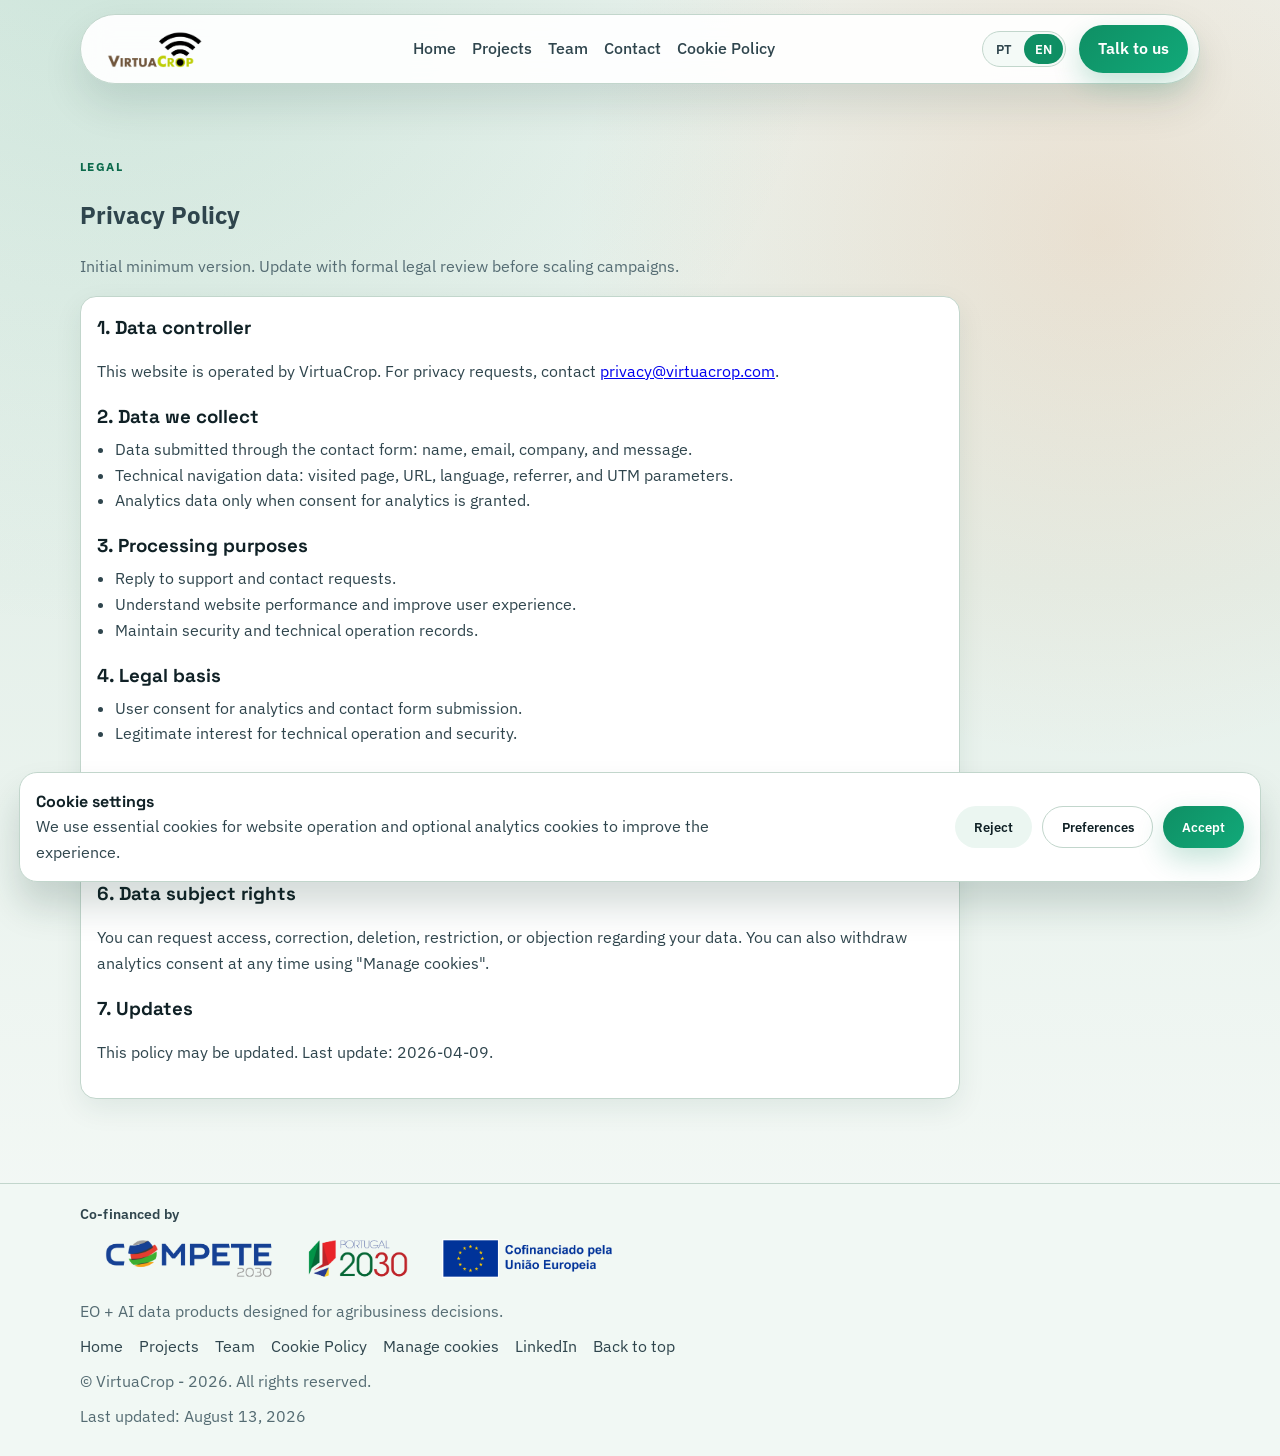
<file: privacy.html>
<!doctype html>
<html lang="pt">
  <head>
    <meta charset="UTF-8" />
    <meta name="viewport" content="width=device-width, initial-scale=1.0" />
    <title>Política de Privacidade | VirtuaCrop</title>
    <meta name="description" content="Política de privacidade da VirtuaCrop." />
    <link rel="canonical" href="https://virtuacrop.com/privacy.html" />
    <link rel="preconnect" href="https://fonts.googleapis.com" />
    <link rel="preconnect" href="https://fonts.gstatic.com" crossorigin />
    <link
      href="https://fonts.googleapis.com/css2?family=IBM+Plex+Sans:wght@400;500;600&family=Space+Grotesk:wght@400;500;700&display=swap"
      rel="stylesheet"
    />
    <link rel="stylesheet" href="styles.css" />
    <script src="config.js"></script>
    <script defer src="app.js"></script>
    <script type="application/ld+json">
      {
        "@context": "https://schema.org",
        "@type": "Organization",
        "@id": "https://virtuacrop.com/#organization",
        "name": "VirtuaCrop",
        "url": "https://virtuacrop.com/"
      }
    </script>
  </head>
  <body data-page="privacy">
    <header class="site-header">
      <div class="container header-wrap">
        <a class="brand" data-lang-href="index.html" href="index.html" aria-label="VirtuaCrop">
          <img class="brand-logo" src="Logo_final.png" alt="VirtuaCrop" width="3307" height="1418" />
        </a>

        <nav class="site-nav" aria-label="Primary navigation">
          <a data-lang-href="index.html" href="index.html" data-i18n="navHome">Home</a>
          <a data-lang-href="projects.html" href="projects.html" data-i18n="navProjects">Projects</a>
          <a data-lang-href="about.html" href="about.html" data-i18n="navAbout">Team</a>
          <a data-lang-href="index.html#contact" href="index.html#contact" data-i18n="navContact">Contact</a>
          <a data-lang-href="cookies.html" href="cookies.html" data-i18n="footerCookies">Cookie Policy</a>
        </nav>

        <div class="header-actions">
          <div class="lang-switch" role="group" aria-label="Language switcher">
            <button type="button" class="lang-btn" data-lang-toggle="pt">PT</button>
            <button type="button" class="lang-btn" data-lang-toggle="en">EN</button>
          </div>
          <a data-lang-href="index.html#contact" href="index.html#contact" class="btn btn-primary" data-i18n="navContactBtn">Talk to us</a>
        </div>
      </div>
    </header>

    <main id="top" class="legal-main container">
      <section class="section legal-section">
        <p class="eyebrow" data-i18n="privacyEyebrow">Legal</p>
        <h1 data-i18n="privacyTitle">Privacy Policy</h1>
        <p class="section-lead" data-i18n="privacyLead">
          Initial minimum version. Update with legal review before scaling campaigns.
        </p>

        <div class="legal-copy">
          <div data-lang-block="pt">
            <h3>1. Responsável pelo tratamento</h3>
            <p>
              Este website é operado pela VirtuaCrop. Para pedidos relacionados com privacidade, pode contactar
              <a href="mailto:privacy@virtuacrop.com">privacy@virtuacrop.com</a>.
            </p>

            <h3>2. Dados recolhidos</h3>
            <ul>
              <li>Dados fornecidos no formulário de contacto: nome, email, empresa e mensagem.</li>
              <li>Dados técnicos de navegação: página visitada, URL, idioma, referrer e parâmetros UTM.</li>
              <li>Dados de analytics apenas quando existe consentimento para essa categoria.</li>
            </ul>

            <h3>3. Finalidades</h3>
            <ul>
              <li>Responder a pedidos de contacto e suporte.</li>
              <li>Analisar desempenho do website e melhorar a experiência do utilizador.</li>
              <li>Manter registos de segurança e funcionamento técnico.</li>
            </ul>

            <h3>4. Base legal</h3>
            <ul>
              <li>Consentimento do utilizador para analytics e para envio do formulário de contacto.</li>
              <li>Interesse legítimo para operação técnica e segurança do website.</li>
            </ul>

            <h3>5. Conservação e partilha</h3>
            <p>
              Os dados são mantidos apenas pelo período necessário para as finalidades acima. O processamento de formulário é
              efetuado via Formspree, e os eventos de analytics podem ser processados pelo Google Analytics (GA4), quando
              autorizado.
            </p>

            <h3>6. Direitos do titular</h3>
            <p>
              Pode solicitar acesso, retificação, apagamento, limitação ou oposição ao tratamento dos seus dados. Também pode
              retirar consentimento para cookies de analytics em qualquer momento em "Gerir cookies".
            </p>

            <h3>7. Atualizações</h3>
            <p>Esta política pode ser atualizada. Última atualização: 2026-04-09.</p>
          </div>

          <div data-lang-block="en" class="hidden">
            <h3>1. Data controller</h3>
            <p>
              This website is operated by VirtuaCrop. For privacy requests, contact
              <a href="mailto:privacy@virtuacrop.com">privacy@virtuacrop.com</a>.
            </p>

            <h3>2. Data we collect</h3>
            <ul>
              <li>Data submitted through the contact form: name, email, company, and message.</li>
              <li>Technical navigation data: visited page, URL, language, referrer, and UTM parameters.</li>
              <li>Analytics data only when consent for analytics is granted.</li>
            </ul>

            <h3>3. Processing purposes</h3>
            <ul>
              <li>Reply to support and contact requests.</li>
              <li>Understand website performance and improve user experience.</li>
              <li>Maintain security and technical operation records.</li>
            </ul>

            <h3>4. Legal basis</h3>
            <ul>
              <li>User consent for analytics and contact form submission.</li>
              <li>Legitimate interest for technical operation and security.</li>
            </ul>

            <h3>5. Retention and sharing</h3>
            <p>
              Data is retained only for the period required by the purposes above. Contact form processing is handled via
              Formspree, and analytics events may be processed by Google Analytics (GA4) when authorized.
            </p>

            <h3>6. Data subject rights</h3>
            <p>
              You can request access, correction, deletion, restriction, or objection regarding your data. You can also withdraw
              analytics consent at any time using "Manage cookies".
            </p>

            <h3>7. Updates</h3>
            <p>This policy may be updated. Last update: 2026-04-09.</p>
          </div>
        </div>
      </section>
    </main>

    <footer class="site-footer">
      <div class="container footer-wrap">
        <div class="footer-funding" aria-label="Funding acknowledgment">
          <p class="footer-funding-label" data-i18n="footerFundingLabel">Co-financed by</p>
          <img
            class="footer-funding-logo"
            src="assets/logos/BarraAssinaturas_RGBCor.png"
            alt="Compete 2030, Portugal 2030, and European Union co-financing logos"
            loading="lazy"
            width="1024"
            height="188"
          />
        </div>
        <p class="footer-tagline" data-i18n="footerTagline">EO + AI data products designed for agribusiness decisions.</p>
        <div class="footer-links">
          <a data-lang-href="index.html" href="index.html" data-i18n="navHome">Home</a>
          <a data-lang-href="projects.html" href="projects.html" data-i18n="navProjects">Projects</a>
          <a data-lang-href="about.html" href="about.html" data-i18n="navAbout">Team</a>
          <a data-lang-href="cookies.html" href="cookies.html" data-i18n="footerCookies">Cookie Policy</a>
          <button id="manage-cookies" class="footer-button" type="button" data-i18n="footerManageCookies">Manage cookies</button>
          <a href="https://www.linkedin.com/company/virtuacrop" data-i18n="footerLinkedIn" target="_blank" rel="noopener">LinkedIn</a>
          <a href="#top" data-i18n="footerBackTop">Back to top</a>
        </div>
        <p class="footer-meta" data-i18n="footerRights">© VirtuaCrop - 2026. All rights reserved.</p>
        <p class="footer-meta">
          <time datetime="2026-08-13" data-i18n="footerLastUpdated">Last updated: August 13, 2026</time>
        </p>
      </div>
    </footer>

    <section id="cookie-banner" class="cookie-banner hidden" role="region" aria-label="Cookie consent">
      <div class="cookie-copy">
        <p class="cookie-title" data-i18n="cookieTitle">Cookie settings</p>
        <p data-i18n="cookieBody">
          We use essential cookies for core functionality and optional analytics cookies to improve this site.
        </p>
      </div>
      <div class="cookie-actions">
        <button id="cookie-reject" class="btn btn-quiet" type="button" data-i18n="cookieReject">Reject</button>
        <button id="cookie-preferences" class="btn btn-outline" type="button" data-i18n="cookiePreferences">Preferences</button>
        <button id="cookie-accept" class="btn btn-primary" type="button" data-i18n="cookieAccept">Accept</button>
      </div>
    </section>

    <div id="cookie-modal" class="cookie-modal hidden" role="dialog" aria-modal="true" aria-labelledby="cookie-modal-title">
      <div class="cookie-modal-card">
        <h2 id="cookie-modal-title" data-i18n="cookieModalTitle">Cookie preferences</h2>
        <p data-i18n="cookieModalBody">Select which categories you allow. Essential cookies are always active.</p>

        <div class="consent-option">
          <label>
            <input type="checkbox" checked disabled />
            <span data-i18n="cookieEssentialLabel">Essential cookies</span>
          </label>
          <p data-i18n="cookieEssentialBody">Required for language settings, security, and core website behavior.</p>
        </div>

        <div class="consent-option">
          <label for="consent-analytics">
            <input type="checkbox" id="consent-analytics" />
            <span data-i18n="cookieAnalyticsLabel">Analytics cookies</span>
          </label>
          <p data-i18n="cookieAnalyticsBody">Help us understand traffic and improve the website experience.</p>
        </div>

        <div class="modal-actions">
          <button id="cookie-save" class="btn btn-primary" type="button" data-i18n="cookieSave">Save preferences</button>
          <button id="cookie-close" class="btn btn-outline" type="button" data-i18n="cookieClose">Close</button>
        </div>
      </div>
    </div>
  </body>
</html>
</file>
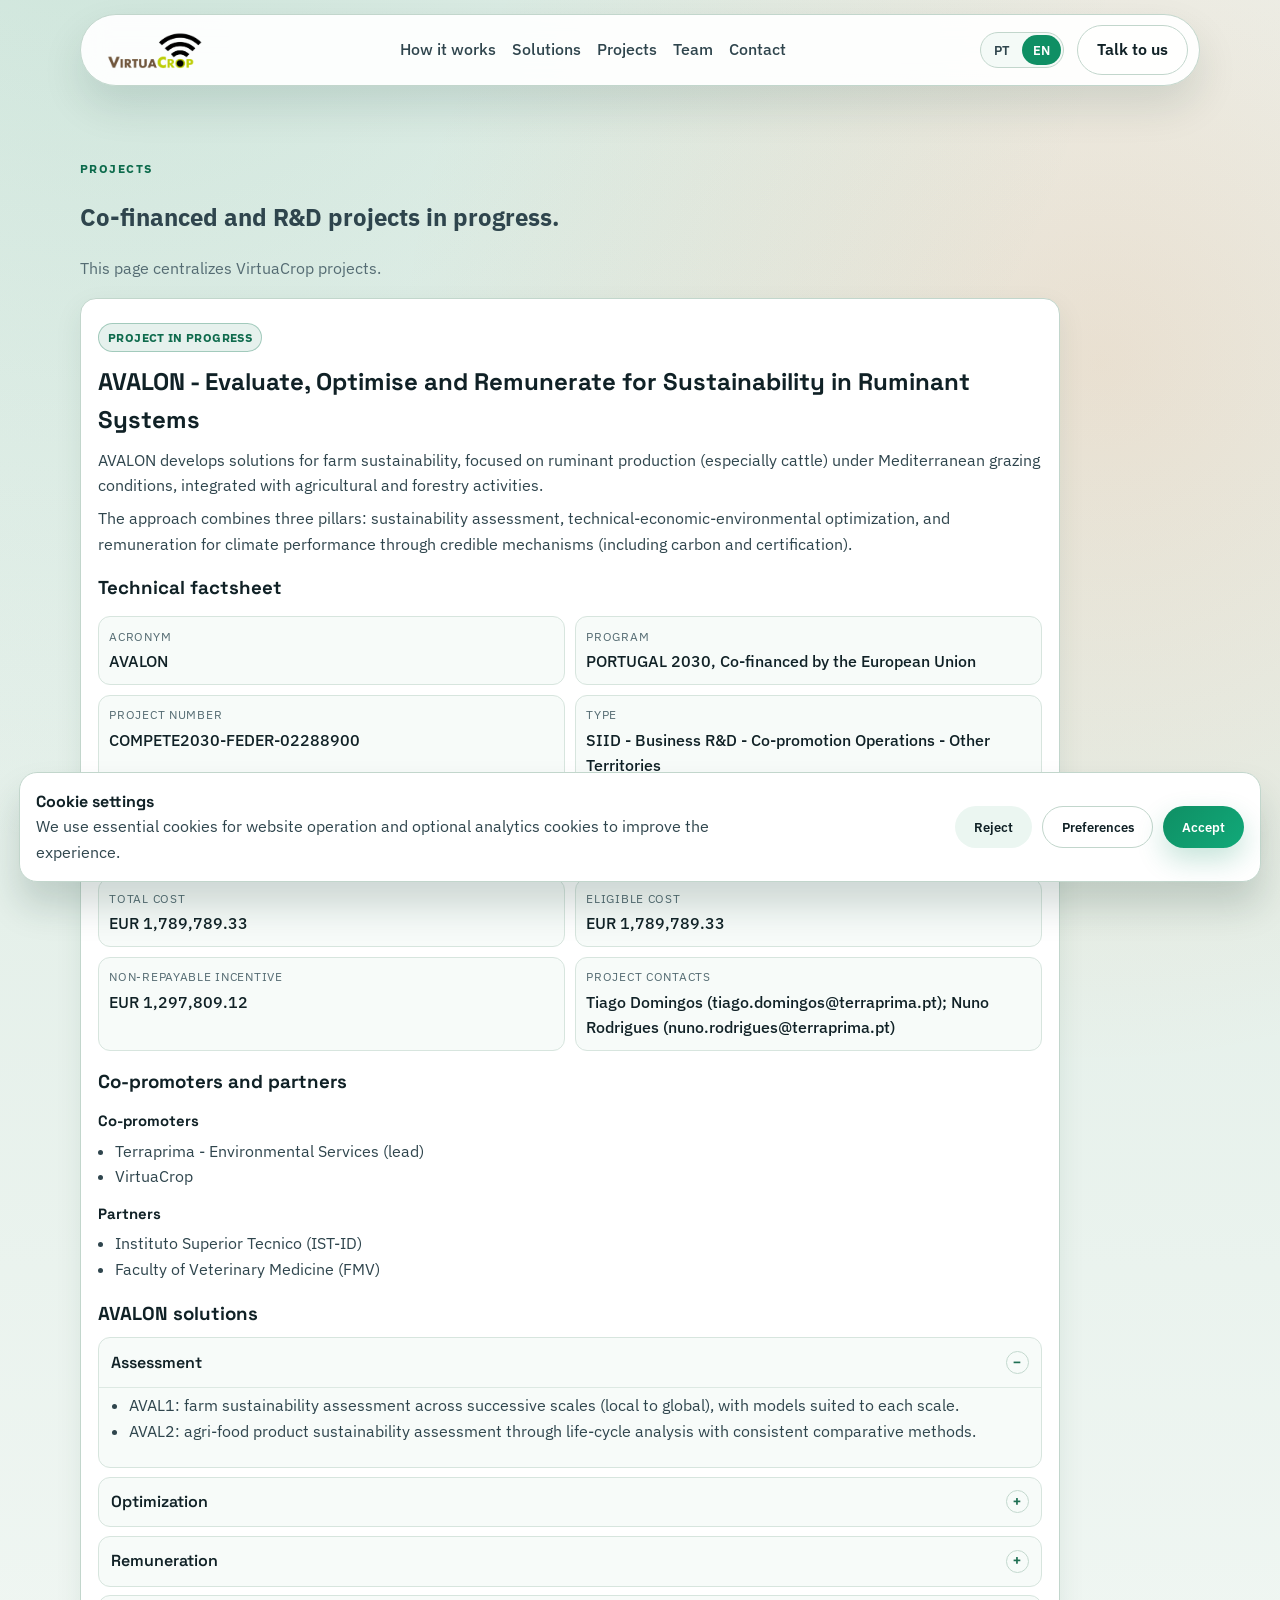
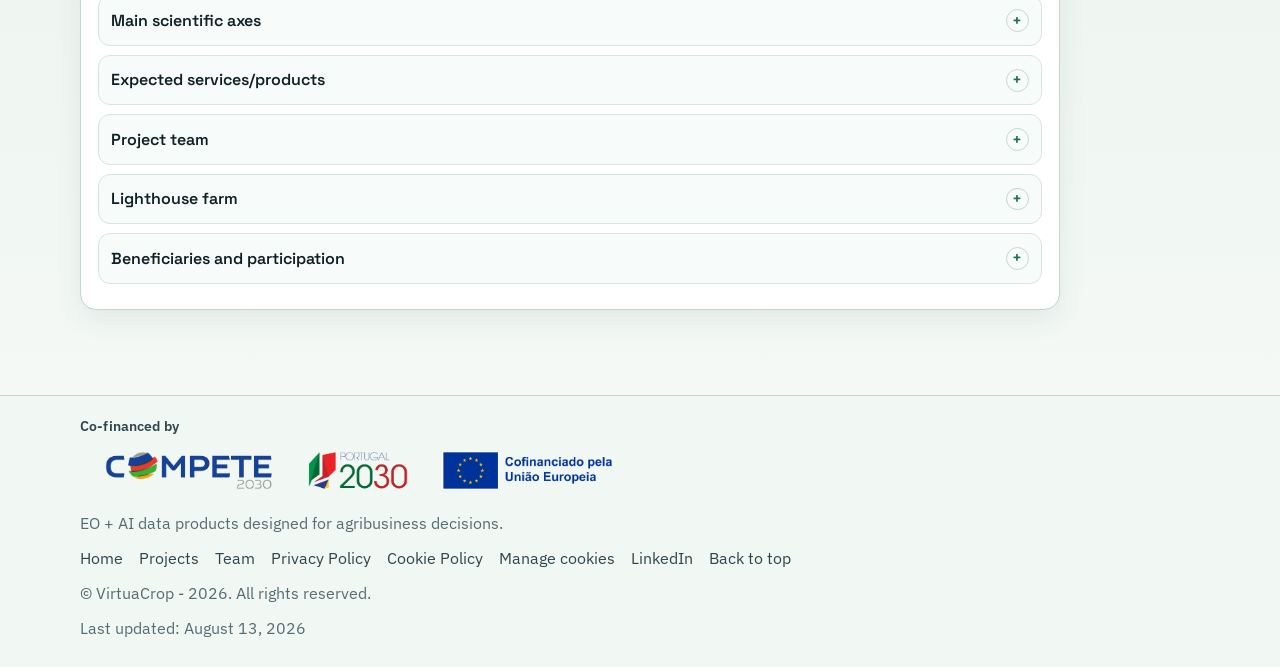
<file: projects.html>
<!doctype html>
<html lang="pt">
  <head>
    <meta charset="UTF-8" />
    <meta name="viewport" content="width=device-width, initial-scale=1.0" />
    <title>Projetos | VirtuaCrop</title>
    <meta name="description" content="Projetos da VirtuaCrop." />
    <link rel="canonical" href="https://virtuacrop.com/projects.html" />
    <link rel="preconnect" href="https://fonts.googleapis.com" />
    <link rel="preconnect" href="https://fonts.gstatic.com" crossorigin />
    <link
      href="https://fonts.googleapis.com/css2?family=IBM+Plex+Sans:wght@400;500;600&family=Space+Grotesk:wght@400;500;700&display=swap"
      rel="stylesheet"
    />
    <link rel="stylesheet" href="styles.css" />
    <script src="config.js"></script>
    <script defer src="app.js"></script>
    <script type="application/ld+json">
      {
        "@context": "https://schema.org",
        "@type": "Organization",
        "@id": "https://virtuacrop.com/#organization",
        "name": "VirtuaCrop",
        "url": "https://virtuacrop.com/"
      }
    </script>
    <script type="application/ld+json">
      {
        "@context": "https://schema.org",
        "@type": "ResearchProject",
        "@id": "https://virtuacrop.com/projects.html#avalon",
        "dateModified": "2026-08-13",
        "name": "AVALON",
        "alternateName": "Avaliar, Optimizar e Remunerar para a Sustentabilidade em Sistemas de Ruminantes",
        "description": "Evaluate, Optimise and Remunerate for Sustainability in Ruminant Systems.",
        "url": "https://virtuacrop.com/projects.html",
        "funder": {
          "@type": "Organization",
          "name": "Compete 2030 / Portugal 2030"
        },
        "collaborator": [
          { "@type": "Organization", "name": "VirtuaCrop", "@id": "https://virtuacrop.com/#organization" },
          { "@type": "Organization", "name": "Terraprima - Serviços Ambientais" },
          { "@type": "Organization", "name": "Terraprima - Sociedade Agrícola" },
          { "@type": "Organization", "name": "Instituto Superior Técnico (MARETEC/ISR/LARSyS/IST-ID)" },
          { "@type": "Organization", "name": "Faculdade de Medicina Veterinária" }
        ]
      }
    </script>
  </head>
  <body data-page="projects">
    <header class="site-header">
      <div class="container header-wrap">
        <a class="brand" href="#top" aria-label="VirtuaCrop">
          <img class="brand-logo" src="Logo_final.png" alt="VirtuaCrop" width="3307" height="1418" />
        </a>

        <nav class="site-nav" aria-label="Primary navigation">
          <a data-lang-href="index.html#how" href="index.html#how" data-i18n="navHow">How it works</a>
          <a data-lang-href="index.html#solutions" href="index.html#solutions" data-i18n="navSolutions">Solutions</a>
          <a data-lang-href="projects.html" href="projects.html" data-i18n="navProjects">Projects</a>
          <a data-lang-href="about.html" href="about.html" data-i18n="navAbout">Team</a>
          <a data-lang-href="index.html#contact" href="index.html#contact" data-i18n="navContact">Contact</a>
        </nav>

        <div class="header-actions">
          <div class="lang-switch" role="group" aria-label="Language switcher">
            <button type="button" class="lang-btn" data-lang-toggle="pt">PT</button>
            <button type="button" class="lang-btn" data-lang-toggle="en">EN</button>
          </div>
          <a data-lang-href="index.html#contact" href="index.html#contact" class="btn btn-outline" data-i18n="navContactBtn">Talk to us</a>
        </div>
      </div>
    </header>

    <main id="top" class="projects-main container">
      <section class="section projects-section reveal">
        <div class="section-head">
          <p class="eyebrow" data-i18n="projectsEyebrow">Projetos</p>
          <h1 data-i18n="projectsTitle">Projetos financiados e de I&D em curso.</h1>
          <p class="section-lead" data-i18n="projectsLead">
            Esta página centraliza os projetos da VirtuaCrop.
          </p>
        </div>

        <div class="projects-list">
          <article class="project-card">
            <div data-lang-block="pt">
              <p class="project-status">Projeto em execução</p>
              <h2>AVALON - Avaliar, Optimizar e Remunerar para a Sustentabilidade em Sistemas de Ruminantes</h2>
              <p>
                O AVALON desenvolve soluções para a sustentabilidade das explorações agrícolas, com foco na produção de
                ruminantes (em especial bovinos) em pastoreio mediterrânico e na integração com atividades agrícolas e
                florestais.
              </p>
              <p>
                A abordagem combina três pilares: avaliação de sustentabilidade, otimização técnico-económica-ambiental e
                remuneração por desempenho climático através de mecanismos credíveis (incluindo carbono e certificação).
              </p>

              <h3>Ficha técnica</h3>
              <dl class="project-meta">
                <div>
                  <dt>Acrónimo</dt>
                  <dd>AVALON</dd>
                </div>
                <div>
                  <dt>Programa</dt>
                  <dd>PORTUGAL 2030, Cofinanciado pela UE</dd>
                </div>
                <div>
                  <dt>Número do projeto</dt>
                  <dd>COMPETE2030-FEDER-02288900</dd>
                </div>
                <div>
                  <dt>Tipologia</dt>
                  <dd>SIID - I&amp;D Empresarial - Operações em Copromoção - Outros Territórios</dd>
                </div>
                <div>
                  <dt>Data de início</dt>
                  <dd>01/07/2025</dd>
                </div>
                <div>
                  <dt>Data de fim</dt>
                  <dd>30/06/2028</dd>
                </div>
                <div>
                  <dt>Custo total</dt>
                  <dd>1 789 789,33 EUR</dd>
                </div>
                <div>
                  <dt>Custo elegível</dt>
                  <dd>1 789 789,33 EUR</dd>
                </div>
                <div>
                  <dt>Incentivo não reembolsável</dt>
                  <dd>1 297 809,12 EUR</dd>
                </div>
                <div>
                  <dt>Contactos do projeto</dt>
                  <dd>Tiago Domingos (tiago.domingos@terraprima.pt); Nuno Rodrigues (nuno.rodrigues@terraprima.pt)</dd>
                </div>
              </dl>

              <h3>Co-promotores e parceiros</h3>
              <h4 class="project-subtitle">Co-promotores</h4>
              <ul class="project-partners">
                <li>Terraprima - Serviços Ambientais (líder)</li>
                <li>VirtuaCrop</li>
              </ul>
              <h4 class="project-subtitle">Parceiros</h4>
              <ul class="project-partners">
                <li>Instituto Superior Técnico (IST-ID)</li>
                <li>Faculdade de Medicina Veterinária (FMV)</li>
              </ul>

              <h3>Soluções AVALON</h3>
              <details class="project-accordion" open>
                <summary>Avaliação</summary>
                <div class="project-accordion-body">
                  <ul class="project-partners">
                    <li>
                      AVAL1: avaliação de sustentabilidade das explorações agrícolas em escalas sucessivas (local a global),
                      com modelos adaptados a cada escala.
                    </li>
                    <li>
                      AVAL2: avaliação de sustentabilidade de produtos agroalimentares por análise de ciclo de vida, em
                      comparação consistente entre produtos.
                    </li>
                  </ul>
                </div>
              </details>

              <details class="project-accordion">
                <summary>Optimização</summary>
                <div class="project-accordion-body">
                  <ul class="project-partners">
                    <li>
                      O1: otimização de pastagens e forragens via gestão de pastoreio e fertilização espacial, usando
                      modelação e sensorização remota/próxima.
                    </li>
                    <li>
                      O2: redução de emissões de metano com melhoria de maneio animal, alimentação, aditivos e seleção
                      genética.
                    </li>
                    <li>
                      O3: otimização ambiental e económica integrada entre sistemas e opções de gestão.
                    </li>
                  </ul>
                </div>
              </details>

              <details class="project-accordion">
                <summary>Remuneração</summary>
                <div class="project-accordion-body">
                  <ul class="project-partners">
                    <li>
                      N1: desenvolvimento de projetos para sequestro de carbono e redução de GEE com métodos rigorosos para
                      adicionalidade, fugas, permanência e monitorização.
                    </li>
                    <li>
                      N2: sistema de certificação de sustentabilidade para carne de bovino, com critérios de sustentabilidade
                      absoluta e visão integrada da produção.
                    </li>
                    <li>Critérios estruturantes incluem ausência de competição alimentar humano/animal e conservação da natureza.</li>
                    <li>Inclui utilização de subprodutos e circulação de nutrientes entre produção animal e vegetal.</li>
                    <li>Inclui uso de leguminosas como fonte de azoto e gestão de risco de incêndio associada ao pastoreio.</li>
                  </ul>
                </div>
              </details>

              <details class="project-accordion">
                <summary>Principais eixos científicos</summary>
                <div class="project-accordion-body">
                  <ul class="project-partners">
                    <li>Circularidade em sistemas sustentáveis de produção de ruminantes.</li>
                    <li>Compatibilização de escalas (global a local) na avaliação de sustentabilidade.</li>
                    <li>Digitalização com satélite, IoT, imagem, big data e machine learning.</li>
                    <li>Modelação híbrida (mecanicista + estatística/data-driven).</li>
                    <li>Teorias mecanicistas do metabolismo de ruminantes.</li>
                    <li>Modelação económica para suporte de decisão.</li>
                  </ul>
                </div>
              </details>

              <details class="project-accordion">
                <summary>Serviços/produtos previstos</summary>
                <div class="project-accordion-body">
                  <ul class="project-partners">
                    <li>SP1: Assistência técnica em sustentabilidade para explorações (diagnóstico, pastagens/forragens, maneio animal, oportunidades de remuneração).</li>
                    <li>SP2: Inventário de emissões de Âmbito 3 para a fileira agroalimentar.</li>
                    <li>SP3: Projetos de larga escala para mercado voluntário de carbono (sequestro em pastagens, redução de metano, maneio, aditivos, genética).</li>
                    <li>SP4: Certificação de sustentabilidade de carne de bovino.</li>
                  </ul>
                </div>
              </details>

              <details class="project-accordion">
                <summary>Equipa do projeto</summary>
                <div class="project-accordion-body">
                  <h4 class="project-subtitle">Terraprima - Serviços Ambientais</h4>
                  <ul class="project-partners">
                    <li>Tiago Domingos; Nuno Rodrigues; Ivo Gama; Duarte Azevedo; Jorge Palma; Ines Ribeiro; Marjan Jongen.</li>
                  </ul>
                  <h4 class="project-subtitle">Terraprima - Sociedade Agricola</h4>
                  <ul class="project-partners">
                    <li>Silvia Bernardino; Bruno Amaro; Alexandra Maldonado.</li>
                  </ul>
                  <h4 class="project-subtitle">VirtuaCrop</h4>
                  <ul class="project-partners">
                    <li>Tiago Morais.</li>
                  </ul>
                  <h4 class="project-subtitle">Instituto Superior Tecnico (MARETEC/ISR/LARSyS/IST-ID)</h4>
                  <ul class="project-partners">
                    <li>Vania Proenca; Ricardo Teixeira; Goncalo Marques; Joao Sanches.</li>
                  </ul>
                  <h4 class="project-subtitle">Faculdade de Medicina Veterinaria</h4>
                  <ul class="project-partners">
                    <li>Rui Bessa; Susana Alves; Adibe Luiz Abdalla Filho; Luis Costa; Ricardo Bexiga; Magda Aguiar Fontes.</li>
                  </ul>
                  <h4 class="project-subtitle">Bolseiros de Doutoramento</h4>
                  <ul class="project-partners">
                    <li>Alina Chervinska; Diana Soares; Diogo Oliveira; Joao Goncalves; Leonor Baptista; Mariana Raposo; Rahela Lucic; Ricardo Prospero.</li>
                  </ul>
                </div>
              </details>

              <details class="project-accordion">
                <summary>Exploração farol</summary>
                <div class="project-accordion-body">
                  <p>
                    A implementação começa na Quinta da França (Terraprima) e segue para rede alargada de explorações em
                    Portugal.
                  </p>
                </div>
              </details>

              <details class="project-accordion">
                <summary>Beneficiários e participação</summary>
                <div class="project-accordion-body">
                  <ul class="project-partners">
                    <li>Agricultores e explorações com produção animal extensiva.</li>
                    <li>Parceiros empresariais e associativos locais.</li>
                    <li>Empresas da indústria e retalho agroalimentar.</li>
                    <li>Mercado nacional e europeu de créditos de carbono.</li>
                    <li>Academia: estudantes, docentes e investigadores.</li>
                  </ul>
                </div>
              </details>
            </div>

            <div data-lang-block="en" class="hidden">
              <p class="project-status">Project in progress</p>
              <h2>AVALON - Evaluate, Optimise and Remunerate for Sustainability in Ruminant Systems</h2>
              <p>
                AVALON develops solutions for farm sustainability, focused on ruminant production (especially cattle) under
                Mediterranean grazing conditions, integrated with agricultural and forestry activities.
              </p>
              <p>
                The approach combines three pillars: sustainability assessment, technical-economic-environmental
                optimization, and remuneration for climate performance through credible mechanisms (including carbon and
                certification).
              </p>

              <h3>Technical factsheet</h3>
              <dl class="project-meta">
                <div>
                  <dt>Acronym</dt>
                  <dd>AVALON</dd>
                </div>
                <div>
                  <dt>Program</dt>
                  <dd>PORTUGAL 2030, Co-financed by the European Union</dd>
                </div>
                <div>
                  <dt>Project number</dt>
                  <dd>COMPETE2030-FEDER-02288900</dd>
                </div>
                <div>
                  <dt>Type</dt>
                  <dd>SIID - Business R&amp;D - Co-promotion Operations - Other Territories</dd>
                </div>
                <div>
                  <dt>Start date</dt>
                  <dd>2025-07-01</dd>
                </div>
                <div>
                  <dt>End date</dt>
                  <dd>2028-06-30</dd>
                </div>
                <div>
                  <dt>Total cost</dt>
                  <dd>EUR 1,789,789.33</dd>
                </div>
                <div>
                  <dt>Eligible cost</dt>
                  <dd>EUR 1,789,789.33</dd>
                </div>
                <div>
                  <dt>Non-repayable incentive</dt>
                  <dd>EUR 1,297,809.12</dd>
                </div>
                <div>
                  <dt>Project contacts</dt>
                  <dd>Tiago Domingos (tiago.domingos@terraprima.pt); Nuno Rodrigues (nuno.rodrigues@terraprima.pt)</dd>
                </div>
              </dl>

              <h3>Co-promoters and partners</h3>
              <h4 class="project-subtitle">Co-promoters</h4>
              <ul class="project-partners">
                <li>Terraprima - Environmental Services (lead)</li>
                <li>VirtuaCrop</li>
              </ul>
              <h4 class="project-subtitle">Partners</h4>
              <ul class="project-partners">
                <li>Instituto Superior Tecnico (IST-ID)</li>
                <li>Faculty of Veterinary Medicine (FMV)</li>
              </ul>

              <h3>AVALON solutions</h3>
              <details class="project-accordion" open>
                <summary>Assessment</summary>
                <div class="project-accordion-body">
                  <ul class="project-partners">
                    <li>
                      AVAL1: farm sustainability assessment across successive scales (local to global), with models suited to
                      each scale.
                    </li>
                    <li>
                      AVAL2: agri-food product sustainability assessment through life-cycle analysis with consistent comparative
                      methods.
                    </li>
                  </ul>
                </div>
              </details>

              <details class="project-accordion">
                <summary>Optimization</summary>
                <div class="project-accordion-body">
                  <ul class="project-partners">
                    <li>
                      O1: optimization of pasture and forage management through grazing/fertilization strategies and remote/proximal sensing.
                    </li>
                    <li>
                      O2: methane reduction through improved herd management, feed quality, additives, and genetic selection.
                    </li>
                    <li>
                      O3: integrated environmental and economic optimization of systems and management choices.
                    </li>
                  </ul>
                </div>
              </details>

              <details class="project-accordion">
                <summary>Remuneration</summary>
                <div class="project-accordion-body">
                  <ul class="project-partners">
                    <li>
                      N1: deployment of carbon sequestration and GHG reduction projects with rigorous methods for additionality,
                      leakage, permanence, and monitoring.
                    </li>
                    <li>
                      N2: sustainability certification system for beef production with absolute sustainability criteria and a
                      whole-system perspective.
                    </li>
                    <li>Core criteria include no human-feed competition, carbon sequestration, and nature conservation.</li>
                    <li>It includes by-product use and nutrient circulation between animal and crop systems.</li>
                    <li>It includes legume-based nitrogen use and fire-risk mitigation through grazing management.</li>
                  </ul>
                </div>
              </details>

              <details class="project-accordion">
                <summary>Main scientific axes</summary>
                <div class="project-accordion-body">
                  <ul class="project-partners">
                    <li>Circularity in sustainable ruminant production systems.</li>
                    <li>Scale compatibility from global to farm level in sustainability assessment.</li>
                    <li>Digitalization with satellite, IoT, imaging, big data, and machine learning.</li>
                    <li>Hybrid modeling (mechanistic plus statistical/data-driven).</li>
                    <li>Mechanistic ruminant metabolism theories.</li>
                    <li>Economic modeling for decision support.</li>
                  </ul>
                </div>
              </details>

              <details class="project-accordion">
                <summary>Expected services/products</summary>
                <div class="project-accordion-body">
                  <ul class="project-partners">
                    <li>SP1: Technical sustainability assistance for farms (diagnosis, pasture/forage, herd management, remuneration pathways).</li>
                    <li>SP2: Scope 3 emissions inventory for the agri-food value chain.</li>
                    <li>SP3: Large-scale voluntary carbon market projects (pasture sequestration, methane reduction, management, additives, genetics).</li>
                    <li>SP4: Sustainability certification for beef products.</li>
                  </ul>
                </div>
              </details>

              <details class="project-accordion">
                <summary>Project team</summary>
                <div class="project-accordion-body">
                  <h4 class="project-subtitle">Terraprima - Environmental Services</h4>
                  <ul class="project-partners">
                    <li>Tiago Domingos; Nuno Rodrigues; Ivo Gama; Duarte Azevedo; Jorge Palma; Ines Ribeiro; Marjan Jongen.</li>
                  </ul>
                  <h4 class="project-subtitle">Terraprima - Agricultural Company</h4>
                  <ul class="project-partners">
                    <li>Silvia Bernardino; Bruno Amaro; Alexandra Maldonado.</li>
                  </ul>
                  <h4 class="project-subtitle">VirtuaCrop</h4>
                  <ul class="project-partners">
                    <li>Tiago Morais.</li>
                  </ul>
                  <h4 class="project-subtitle">Instituto Superior Tecnico (MARETEC/ISR/LARSyS/IST-ID)</h4>
                  <ul class="project-partners">
                    <li>Vania Proenca; Ricardo Teixeira; Goncalo Marques; Joao Sanches.</li>
                  </ul>
                  <h4 class="project-subtitle">Faculty of Veterinary Medicine</h4>
                  <ul class="project-partners">
                    <li>Rui Bessa; Susana Alves; Adibe Luiz Abdalla Filho; Luis Costa; Ricardo Bexiga; Magda Aguiar Fontes.</li>
                  </ul>
                  <h4 class="project-subtitle">PhD fellows</h4>
                  <ul class="project-partners">
                    <li>Alina Chervinska; Diana Soares; Diogo Oliveira; Joao Goncalves; Leonor Baptista; Mariana Raposo; Rahela Lucic; Ricardo Prospero.</li>
                  </ul>
                </div>
              </details>

              <details class="project-accordion">
                <summary>Lighthouse farm</summary>
                <div class="project-accordion-body">
                  <p>
                    Implementation starts at Quinta da Franca (Terraprima) and then expands to a wider network of farms in
                    Portugal.
                  </p>
                </div>
              </details>

              <details class="project-accordion">
                <summary>Beneficiaries and participation</summary>
                <div class="project-accordion-body">
                  <ul class="project-partners">
                    <li>Farmers and holdings with a strong extensive livestock component.</li>
                    <li>Local business and association partners.</li>
                    <li>Agri-food industry and retail companies.</li>
                    <li>National and European carbon credit markets.</li>
                    <li>Academia: students, faculty, and researchers.</li>
                  </ul>
                </div>
              </details>
            </div>
          </article>
        </div>
      </section>
    </main>

    <footer class="site-footer">
      <div class="container footer-wrap">
        <div class="footer-funding" aria-label="Funding acknowledgment">
          <p class="footer-funding-label" data-i18n="footerFundingLabel">Co-financed by</p>
          <img
            class="footer-funding-logo"
            src="assets/logos/BarraAssinaturas_RGBCor.png"
            alt="Compete 2030, Portugal 2030, and European Union co-financing logos"
            loading="lazy"
            width="1024"
            height="188"
          />
        </div>
        <p class="footer-tagline" data-i18n="footerTagline">EO + AI data products designed for agribusiness decisions.</p>
        <div class="footer-links">
          <a data-lang-href="index.html" href="index.html" data-i18n="navHome">Home</a>
          <a data-lang-href="projects.html" href="projects.html" data-i18n="navProjects">Projects</a>
          <a data-lang-href="about.html" href="about.html" data-i18n="navAbout">Team</a>
          <a data-lang-href="privacy.html" href="privacy.html" data-i18n="footerPrivacy">Privacy Policy</a>
          <a data-lang-href="cookies.html" href="cookies.html" data-i18n="footerCookies">Cookie Policy</a>
          <button id="manage-cookies" class="footer-button" type="button" data-i18n="footerManageCookies">Manage cookies</button>
          <a href="https://www.linkedin.com/company/virtuacrop" data-i18n="footerLinkedIn" target="_blank" rel="noopener">LinkedIn</a>
          <a href="#top" data-i18n="footerBackTop">Back to top</a>
        </div>
        <p class="footer-meta" data-i18n="footerRights">© VirtuaCrop - 2026. All rights reserved.</p>
        <p class="footer-meta">
          <time datetime="2026-08-13" data-i18n="footerLastUpdated">Last updated: August 13, 2026</time>
        </p>
      </div>
    </footer>

    <section id="cookie-banner" class="cookie-banner hidden" role="region" aria-label="Cookie consent">
      <div class="cookie-copy">
        <p class="cookie-title" data-i18n="cookieTitle">Cookie settings</p>
        <p data-i18n="cookieBody">
          We use essential cookies for core functionality and optional analytics cookies to improve this site. You can update preferences anytime.
        </p>
      </div>
      <div class="cookie-actions">
        <button id="cookie-reject" class="btn btn-quiet" type="button" data-i18n="cookieReject">Reject</button>
        <button id="cookie-preferences" class="btn btn-outline" type="button" data-i18n="cookiePreferences">Preferences</button>
        <button id="cookie-accept" class="btn btn-primary" type="button" data-i18n="cookieAccept">Accept</button>
      </div>
    </section>

    <div id="cookie-modal" class="cookie-modal hidden" role="dialog" aria-modal="true" aria-labelledby="cookie-modal-title">
      <div class="cookie-modal-card">
        <h2 id="cookie-modal-title" data-i18n="cookieModalTitle">Cookie preferences</h2>
        <p data-i18n="cookieModalBody">Select which categories you allow. Essential cookies are always active.</p>

        <div class="consent-option">
          <label>
            <input type="checkbox" checked disabled />
            <span data-i18n="cookieEssentialLabel">Essential cookies</span>
          </label>
          <p data-i18n="cookieEssentialBody">Required for language settings, security, and core website behavior.</p>
        </div>

        <div class="consent-option">
          <label for="consent-analytics">
            <input type="checkbox" id="consent-analytics" />
            <span data-i18n="cookieAnalyticsLabel">Analytics cookies</span>
          </label>
          <p data-i18n="cookieAnalyticsBody">Help us understand traffic and improve the website experience.</p>
        </div>

        <div class="modal-actions">
          <button id="cookie-save" class="btn btn-primary" type="button" data-i18n="cookieSave">Save preferences</button>
          <button id="cookie-close" class="btn btn-outline" type="button" data-i18n="cookieClose">Close</button>
        </div>
      </div>
    </div>
  </body>
</html>
</file>
<file: styles.css>
:root {
  --bg-main: #eef4f0;
  --bg-soft: #dbe8e1;
  --surface: #ffffff;
  --surface-soft: #f7faf8;
  --surface-deep: #f0f5f2;
  --text-strong: #102126;
  --text-body: #2f454d;
  --text-muted: #556c73;
  --line: #c2d6cc;
  --line-strong: #9db9ad;
  --brand: #0f8f64;
  --brand-strong: #0b6a4b;
  --accent: #e57f3b;
  --accent-soft: #efb183;
  --shadow: 0 20px 42px rgba(12, 51, 40, 0.12);
  --shadow-soft: 0 12px 24px rgba(12, 51, 40, 0.08);
  --radius-lg: 24px;
  --radius-md: 16px;
  --radius-sm: 12px;
  --container: 1120px;
}

* {
  box-sizing: border-box;
}

html {
  scroll-behavior: smooth;
}

body {
  margin: 0;
  font-family: "IBM Plex Sans", "Segoe UI", sans-serif;
  color: var(--text-body);
  background:
    radial-gradient(circle at 8% -8%, rgba(36, 149, 105, 0.17), transparent 38%),
    radial-gradient(circle at 86% 16%, rgba(229, 127, 59, 0.16), transparent 32%),
    linear-gradient(180deg, #edf4f0 0%, #e5f0ea 40%, #f8fbf9 100%);
  line-height: 1.6;
  overflow-x: hidden;
}

.bg-orb {
  position: fixed;
  border-radius: 999px;
  filter: blur(5px);
  z-index: -2;
  pointer-events: none;
  opacity: 0.78;
  animation: orb-float 8.8s ease-in-out infinite;
}

.bg-orb-a {
  width: 430px;
  height: 430px;
  left: -120px;
  top: -140px;
  background: radial-gradient(circle at 30% 30%, #93e4c5, transparent 66%);
}

.bg-orb-b {
  width: 470px;
  height: 470px;
  right: -130px;
  top: 140px;
  background: radial-gradient(circle at 40% 40%, #ffd2a7, transparent 72%);
  animation-delay: 1.4s;
}

.container {
  width: min(var(--container), calc(100% - 3rem));
  margin: 0 auto;
}

.site-header {
  position: sticky;
  top: 0.85rem;
  z-index: 40;
  padding-bottom: 0;
}

.header-wrap {
  display: flex;
  align-items: center;
  justify-content: space-between;
  gap: 1.1rem;
  padding: 0.65rem 0.7rem 0.65rem 1.4rem;
  border-radius: 999px;
  background: rgba(255, 255, 255, 0.92);
  backdrop-filter: blur(14px);
  border: 1px solid var(--line);
  box-shadow: var(--shadow);
}

.brand {
  display: flex;
  align-items: center;
  gap: 0.5rem;
  color: inherit;
  text-decoration: none;
}

.brand-logo {
  display: block;
  width: auto;
  height: 44px;
  max-width: min(44vw, 210px);
}

.brand-mark {
  width: 34px;
  height: 34px;
  border-radius: 10px;
  background: conic-gradient(from 120deg, #14a56f, #f28a2b, #14a56f);
  box-shadow: inset 0 0 0 2px rgba(255, 255, 255, 0.8);
}

.brand-text-wrap {
  display: flex;
  flex-direction: column;
  line-height: 1.1;
}

.brand-text {
  font-family: "Space Grotesk", "Avenir Next", sans-serif;
  font-size: 1.08rem;
  color: var(--text-strong);
  letter-spacing: 0.01em;
}

.brand-eyebrow {
  color: var(--text-muted);
  font-size: 0.72rem;
  text-transform: uppercase;
  letter-spacing: 0.08em;
}

.site-nav {
  display: flex;
  gap: 1rem;
  flex-wrap: wrap;
}

.site-nav a {
  color: var(--text-body);
  text-decoration: none;
  font-weight: 500;
  position: relative;
}

.site-nav a::after {
  content: "";
  position: absolute;
  left: 0;
  bottom: -0.26rem;
  width: 100%;
  height: 2px;
  background: linear-gradient(90deg, var(--brand), var(--accent));
  transform: scaleX(0);
  transform-origin: left;
  transition: transform 0.2s ease;
}

.site-nav a:hover::after,
.site-nav a:focus-visible::after {
  transform: scaleX(1);
}

.header-actions {
  display: flex;
  align-items: center;
  gap: 0.8rem;
  flex-wrap: wrap;
  justify-content: flex-end;
}

.header-actions .btn {
  white-space: nowrap;
}

.lang-switch {
  display: inline-flex;
  border: 1px solid var(--line);
  border-radius: 999px;
  padding: 0.15rem;
  background: #f4faf7;
}

.lang-btn {
  border: 0;
  background: transparent;
  color: var(--text-body);
  border-radius: 999px;
  padding: 0.35rem 0.7rem;
  font-weight: 600;
  cursor: pointer;
  font-family: "IBM Plex Sans", "Segoe UI", sans-serif;
}

.lang-btn.active {
  background: var(--brand);
  color: #ffffff;
}

.btn {
  border: 0;
  border-radius: 999px;
  padding: 0.68rem 1.18rem;
  font-weight: 600;
  text-decoration: none;
  display: inline-flex;
  align-items: center;
  justify-content: center;
  cursor: pointer;
  transition: transform 0.2s ease, box-shadow 0.2s ease, background 0.2s ease;
  font-family: "IBM Plex Sans", "Segoe UI", sans-serif;
}

.btn:hover,
.btn:focus-visible {
  transform: translateY(-1px);
}

.btn[disabled],
.btn.is-disabled {
  opacity: 0.55;
  cursor: not-allowed;
  pointer-events: none;
  transform: none;
  box-shadow: none;
}

.btn-primary {
  background: linear-gradient(135deg, var(--brand) 0%, #11a979 100%);
  color: #ffffff;
  box-shadow: 0 12px 28px rgba(15, 143, 100, 0.24);
}

.btn-primary:hover,
.btn-primary:focus-visible {
  box-shadow: 0 16px 34px rgba(15, 143, 100, 0.3);
}

.btn-outline {
  background: rgba(255, 255, 255, 0.6);
  color: var(--text-strong);
  border: 1px solid var(--line);
}

.btn-outline:hover,
.btn-outline:focus-visible {
  background: #f2faf6;
}

.btn-quiet {
  background: #ebf6f1;
  color: var(--text-strong);
}

.hero {
  position: relative;
  display: flex;
  align-items: center;
  overflow: hidden;
  border-radius: var(--radius-lg);
  min-height: clamp(460px, 58vw, 640px);
  margin-top: 1.2rem;
  box-shadow: var(--shadow);
}

.hero-bg-photo {
  position: absolute;
  inset: 0;
  z-index: 0;
  width: 100%;
  height: 100%;
  object-fit: cover;
}

.hero::before {
  content: "";
  position: absolute;
  inset: 0;
  z-index: 1;
  background: linear-gradient(
    100deg,
    rgba(6, 24, 17, 0.86) 0%,
    rgba(6, 24, 17, 0.68) 40%,
    rgba(6, 24, 17, 0.28) 68%,
    rgba(6, 24, 17, 0) 90%
  );
}

.hero .eyebrow {
  color: #bfe8d2;
}

.eyebrow {
  margin: 0 0 0.68rem;
  font-size: 0.76rem;
  text-transform: uppercase;
  letter-spacing: 0.12em;
  color: var(--brand-strong);
  font-weight: 700;
}

.hero h1 {
  margin: 0;
  font-size: clamp(2.1rem, 5vw, 3.3rem);
  line-height: 1.06;
  color: #ffffff;
  font-family: "Space Grotesk", "Avenir Next", sans-serif;
}

.hero-lead {
  margin: 1rem 0 0;
  max-width: 57ch;
  color: rgba(255, 255, 255, 0.86);
}

.hero-cta {
  display: flex;
  gap: 0.75rem;
  flex-wrap: wrap;
  margin-top: 1.35rem;
}

.hero-cta-note {
  margin: 0.65rem 0 0;
  font-size: 0.9rem;
  color: var(--text-muted);
}

.kpi-strip {
  margin-top: 1.5rem;
  border: 1px solid rgba(157, 185, 173, 0.7);
  border-radius: var(--radius-md);
  padding: 0.9rem;
  background: rgba(255, 255, 255, 0.72);
  box-shadow: var(--shadow-soft);
}

.kpi-strip-title {
  margin: 0;
  font-size: 0.79rem;
  text-transform: uppercase;
  letter-spacing: 0.08em;
  color: var(--text-muted);
  font-weight: 600;
}

.hero-kpi-grid {
  list-style: none;
  padding: 0;
  margin: 0.8rem 0 0;
  display: grid;
  grid-template-columns: repeat(3, minmax(0, 1fr));
  gap: 0.65rem;
}

.kpi-card {
  border: 1px solid var(--line);
  border-radius: var(--radius-sm);
  background: #ffffff;
  padding: 0.7rem;
  min-height: 84px;
  display: flex;
  flex-direction: column;
  justify-content: center;
  box-shadow: 0 6px 18px rgba(12, 51, 40, 0.08);
}

.kpi-value {
  color: var(--text-strong);
  font-weight: 700;
  font-size: 1rem;
  font-family: "Space Grotesk", "Avenir Next", sans-serif;
}

.kpi-label {
  margin-top: 0.25rem;
  font-size: 0.84rem;
  color: var(--text-muted);
}

.hero-copy {
  position: relative;
  z-index: 2;
  width: 100%;
  max-width: 620px;
  padding: clamp(2.2rem, 6vw, 4rem);
}

.hero-photo-stat {
  position: absolute;
  right: clamp(1.2rem, 4vw, 2.4rem);
  bottom: clamp(1.2rem, 4vw, 2.4rem);
  z-index: 2;
  width: min(100%, 300px);
  background: rgba(9, 34, 24, 0.68);
  backdrop-filter: blur(6px);
  border: 1px solid rgba(255, 255, 255, 0.16);
  border-radius: var(--radius-md);
  padding: 1rem 1.2rem;
}

.hero-photo-stat .kpi-strip-title {
  color: rgba(255, 255, 255, 0.75);
}

.hero-photo-stat .stat-value {
  color: #ffffff;
  font-size: clamp(1.7rem, 3.2vw, 2.3rem);
}

.hero-photo-stat .stat-label {
  color: rgba(255, 255, 255, 0.8);
}

.hero-flow-shell {
  position: relative;
  width: min(100%, 660px);
  aspect-ratio: 920 / 430;
  border-radius: var(--radius-lg);
  border: 1px solid rgba(188, 210, 200, 0.9);
  background: linear-gradient(165deg, rgba(255, 255, 255, 0.95) 0%, rgba(241, 248, 244, 0.96) 100%);
  box-shadow: var(--shadow);
  overflow: hidden;
}

.hero-flow-svg {
  width: 100%;
  height: 100%;
  display: block;
}

.flow-glow {
  opacity: 0.26;
  transform-origin: center;
}

.flow-line {
  fill: none;
  stroke-width: 4;
  stroke-linecap: round;
  opacity: 0.75;
  stroke-dasharray: 330;
  stroke-dashoffset: 330;
}

.flow-line-input {
  stroke: url(#line-input-gradient);
}

.flow-line-output {
  stroke: url(#line-output-gradient);
}

.flow-node {
  opacity: 0;
  transform-origin: center;
}

.flow-node-input {
  fill: #d0554a;
}

.flow-node-output {
  fill: #14b985;
}

.flow-card {
  position: absolute;
  z-index: 4;
  border-radius: 13px;
  border: 1px solid #c5d8cf;
  background: #ffffff;
  box-shadow: 0 8px 22px rgba(14, 56, 44, 0.1);
  opacity: 0;
  transform: translateY(10px) scale(0.985);
  transform-origin: center;
  padding: clamp(0.5rem, 0.8vw, 0.75rem);
}

.flow-card p {
  margin: 0;
  color: var(--text-strong);
  font-size: clamp(0.74rem, 0.9vw, 0.84rem);
  line-height: 1.3;
  font-weight: 600;
}

.flow-card-input,
.flow-card-output {
  width: 24%;
  min-height: 12%;
  display: flex;
  align-items: center;
}

.flow-card-input {
  left: 2.4%;
  justify-content: flex-start;
  text-align: left;
  gap: clamp(0.45rem, 0.9vw, 0.62rem);
  padding-inline: clamp(0.52rem, 0.85vw, 0.76rem);
}

.flow-card-input-a {
  top: 7%;
}

.flow-card-input-b {
  top: 32%;
}

.flow-card-input-c {
  top: 57%;
}

.flow-card-input p {
  flex: 1;
}

.flow-input-icon {
  position: relative;
  width: clamp(28px, 3.1vw, 36px);
  height: clamp(28px, 3.1vw, 36px);
  flex: 0 0 auto;
  border-radius: 10px;
  border: 1px solid rgba(205, 99, 80, 0.36);
  background: linear-gradient(180deg, #fff6f3 0%, #feece7 100%);
  box-shadow:
    inset 0 1px 0 rgba(255, 255, 255, 0.9),
    0 4px 8px rgba(128, 63, 52, 0.18);
  display: grid;
  place-items: center;
}

.flow-input-icon::after {
  content: "";
  position: absolute;
  inset: -3px;
  border-radius: 12px;
  border: 1px solid rgba(198, 90, 73, 0.45);
  opacity: 0;
  transform: scale(0.84);
}

.flow-input-icon-svg {
  width: clamp(16px, 1.9vw, 21px);
  height: clamp(16px, 1.9vw, 21px);
}

.flow-input-icon-svg path {
  fill: none;
  stroke: #c55a49;
  stroke-width: 1.9;
  stroke-linecap: round;
  stroke-linejoin: round;
}

.flow-card-input-b .flow-input-icon {
  border-color: rgba(62, 126, 154, 0.36);
  background: linear-gradient(180deg, #f4fbff 0%, #e7f4fc 100%);
  box-shadow:
    inset 0 1px 0 rgba(255, 255, 255, 0.9),
    0 4px 8px rgba(48, 95, 116, 0.16);
}

.flow-card-input-b .flow-input-icon::after {
  border-color: rgba(64, 136, 161, 0.42);
}

.flow-card-input-b .flow-input-icon-svg path {
  stroke: #2f7e9b;
}

.flow-card-input-c .flow-input-icon {
  border-color: rgba(43, 145, 107, 0.34);
  background: linear-gradient(180deg, #ecfbf4 0%, #dff4e8 100%);
  box-shadow:
    inset 0 1px 0 rgba(255, 255, 255, 0.9),
    0 4px 8px rgba(33, 110, 81, 0.16);
}

.flow-card-input-c .flow-input-icon::after {
  border-color: rgba(43, 145, 107, 0.42);
}

.flow-card-input-c .flow-input-icon-svg path {
  stroke: #25906a;
}

.flow-card-core {
  left: 33%;
  top: 18%;
  width: 31%;
  height: 50%;
  min-height: 132px;
  display: flex;
  flex-direction: column;
  border-color: rgba(132, 182, 160, 0.58);
  box-shadow:
    inset 0 1px 0 rgba(255, 255, 255, 0.85),
    0 14px 30px rgba(14, 56, 44, 0.18);
  background:
    radial-gradient(circle at 20% 14%, rgba(30, 163, 116, 0.12), transparent 52%),
    linear-gradient(180deg, #ffffff 0%, #ecf6f1 100%);
  padding: clamp(0.55rem, 1vw, 0.9rem);
}

.flow-core-head {
  display: flex;
  align-items: center;
  justify-content: space-between;
  gap: 0.42rem;
}

.flow-core-tag {
  display: inline-flex;
  font-size: clamp(0.72rem, 0.95vw, 0.84rem);
  letter-spacing: 0.06em;
  text-transform: uppercase;
  border-radius: 999px;
  border: 1px solid rgba(15, 143, 100, 0.28);
  color: var(--brand-strong);
  padding: 0.18rem 0.5rem;
  font-weight: 700;
  background: rgba(15, 143, 100, 0.08);
}

.flow-core-state {
  width: clamp(14px, 1.6vw, 18px);
  height: clamp(14px, 1.6vw, 18px);
  border-radius: 999px;
  border: 1px solid rgba(28, 151, 108, 0.4);
  background: radial-gradient(circle at 38% 34%, #93f0c7 0%, #33ba86 52%, #19845e 100%);
  box-shadow:
    0 0 0 0 rgba(33, 177, 127, 0.38),
    0 4px 10px rgba(20, 118, 86, 0.3);
  animation: core-state-ping 2.2s ease-in-out infinite;
}

.flow-core-processing {
  margin-top: clamp(0.35rem, 0.8vw, 0.65rem);
  display: grid;
  grid-template-rows: auto auto 1fr;
  gap: 0.34rem;
  border: 1px solid rgba(127, 174, 154, 0.34);
  border-radius: 12px;
  background: linear-gradient(180deg, rgba(255, 255, 255, 0.72), rgba(236, 247, 241, 0.92));
  padding: clamp(0.42rem, 0.75vw, 0.66rem);
  flex: 1;
  min-height: 0;
  overflow: hidden;
}

.flow-core-chip {
  position: relative;
  height: clamp(22px, 3.6vw, 34px);
  border-radius: 9px;
  border: 1px solid rgba(39, 147, 106, 0.34);
  background:
    linear-gradient(180deg, rgba(229, 249, 239, 0.9) 0%, rgba(212, 241, 228, 0.95) 100%);
  overflow: hidden;
}

.flow-core-chip::before {
  content: "";
  position: absolute;
  left: 50%;
  top: 50%;
  width: 48%;
  aspect-ratio: 1;
  border-radius: 8px;
  border: 1px solid rgba(25, 132, 95, 0.34);
  transform: translate(-50%, -50%) rotate(0deg);
  background: radial-gradient(circle at center, rgba(27, 156, 111, 0.15), rgba(27, 156, 111, 0.02) 70%);
  animation: core-chip-spin 6s linear infinite;
}

.flow-core-chip::after {
  content: "";
  position: absolute;
  inset: 0;
  background:
    linear-gradient(90deg, rgba(25, 145, 104, 0.1) 0%, rgba(25, 145, 104, 0) 26%, rgba(25, 145, 104, 0.1) 52%, rgba(25, 145, 104, 0) 78%, rgba(25, 145, 104, 0.1) 100%);
  background-size: 200% 100%;
  animation: core-chip-lines 2.3s linear infinite;
}

.flow-core-pulse {
  position: relative;
  height: clamp(14px, 2.3vw, 20px);
  border-radius: 10px;
  border: 1px solid rgba(34, 141, 101, 0.18);
  background: linear-gradient(90deg, rgba(24, 149, 107, 0.08), rgba(24, 149, 107, 0.18), rgba(24, 149, 107, 0.08));
  overflow: hidden;
}

.flow-core-pulse::after {
  content: "";
  position: absolute;
  inset: 0 auto 0 -34%;
  width: 30%;
  background: linear-gradient(90deg, rgba(255, 255, 255, 0), rgba(255, 255, 255, 0.9), rgba(255, 255, 255, 0));
  animation: core-scan 1.8s ease-in-out infinite;
}

.flow-core-grid {
  display: grid;
  grid-template-columns: repeat(4, minmax(0, 1fr));
  gap: 0.3rem;
  align-content: end;
}

.flow-core-grid span {
  height: clamp(6px, 0.85vw, 9px);
  border-radius: 999px;
  background: rgba(20, 145, 104, 0.18);
  animation: core-chip 1.7s ease-in-out infinite;
}

.flow-core-grid span:nth-child(2) {
  animation-delay: 0.08s;
}

.flow-core-grid span:nth-child(3) {
  animation-delay: 0.16s;
}

.flow-core-grid span:nth-child(4) {
  animation-delay: 0.24s;
}

.flow-core-grid span:nth-child(5) {
  animation-delay: 0.32s;
}

.flow-core-grid span:nth-child(6) {
  animation-delay: 0.4s;
}

.flow-core-grid span:nth-child(7) {
  animation-delay: 0.48s;
}

.flow-core-grid span:nth-child(8) {
  animation-delay: 0.56s;
}

.flow-card-output {
  right: 2.4%;
  border-color: rgba(56, 171, 126, 0.33);
  background: linear-gradient(180deg, #ffffff 0%, #f2fcf8 100%);
}

.flow-card-output-report {
  top: 20%;
  width: 24%;
  min-height: 56%;
  align-items: stretch;
  overflow: hidden;
  border-color: rgba(48, 164, 118, 0.44);
  box-shadow: 0 12px 28px rgba(19, 101, 73, 0.14);
  background: linear-gradient(180deg, #ffffff 0%, #ecf9f2 100%);
  padding: clamp(0.6rem, 1vw, 0.86rem);
}

.flow-bridge {
  position: absolute;
  z-index: 3;
  left: 64.5%;
  top: 50%;
  width: 10.2%;
  height: 4px;
  border-radius: 999px;
  background: linear-gradient(90deg, #2aa97b 0%, #13ba8b 100%);
  transform: translateY(-50%) scaleX(0);
  transform-origin: left center;
  opacity: 0.9;
}

.flow-bridge::after {
  content: "";
  position: absolute;
  right: -7px;
  top: 50%;
  width: 14px;
  height: 14px;
  border-radius: 999px;
  background: radial-gradient(circle at 36% 36%, #a9f4d6 0%, #20b784 55%, #12845f 100%);
  transform: translateY(-50%) scale(0.92);
}

.flow-output-head {
  display: grid;
  grid-template-columns: auto minmax(0, 1fr);
  align-items: center;
  gap: 0.62rem;
  width: 100%;
}

.flow-report-badge {
  width: clamp(32px, 4.3vw, 42px);
  height: clamp(32px, 4.3vw, 42px);
  border-radius: 12px;
  border: 1px solid rgba(35, 148, 105, 0.28);
  background: linear-gradient(180deg, #ebfaf3 0%, #ddf2e8 100%);
  box-shadow:
    inset 0 1px 0 rgba(255, 255, 255, 0.9),
    0 5px 10px rgba(17, 92, 67, 0.14);
  display: grid;
  place-items: center;
  flex: 0 0 auto;
}

.flow-report-icon {
  width: clamp(18px, 2.4vw, 23px);
  height: clamp(18px, 2.4vw, 23px);
}

.flow-report-icon path {
  fill: none;
  stroke: #17966b;
  stroke-width: 2.05;
  stroke-linecap: round;
  stroke-linejoin: round;
}

.flow-output-copy {
  min-width: 0;
  max-width: 100%;
}

.flow-output-kicker {
  display: block;
  color: #2c8f6a;
  text-transform: uppercase;
  letter-spacing: 0.08em;
  font-size: clamp(0.58rem, 0.72vw, 0.66rem);
  font-weight: 700;
  overflow-wrap: anywhere;
}

.flow-output-title {
  margin: 0.18rem 0 0;
  font-family: "Space Grotesk", "Avenir Next", sans-serif;
  font-size: clamp(0.86rem, 1.15vw, 1.06rem);
  line-height: 1.15;
  font-weight: 700;
  color: #14262c;
  overflow-wrap: anywhere;
}

.hero-flow-shell.is-animated .flow-report-badge {
  animation: report-badge-pulse 2.5s ease-in-out infinite;
  animation-delay: 1.1s;
}

.hero-flow-shell.is-animated .flow-card-input .flow-input-icon {
  animation: flow-input-icon-float 2.8s ease-in-out infinite;
  animation-delay: calc(var(--flow-delay, 0s) + 0.8s);
}

.hero-flow-shell.is-animated .flow-card-input-b .flow-input-icon {
  animation-duration: 3.1s;
}

.hero-flow-shell.is-animated .flow-card-input-c .flow-input-icon {
  animation-duration: 3.4s;
}

.hero-flow-shell.is-animated .flow-card-input .flow-input-icon::after {
  animation: flow-input-icon-ring 2.8s ease-out infinite;
  animation-delay: calc(var(--flow-delay, 0s) + 1s);
}

.hero-flow-shell.is-animated .flow-card {
  animation: flow-card-in 0.6s cubic-bezier(0.2, 0.75, 0.3, 1) forwards;
  animation-delay: var(--flow-delay, 0s);
}

.hero-flow-shell.is-animated .flow-bridge {
  animation: flow-bridge-reveal 0.46s ease forwards;
  animation-delay: 0.66s;
}

.hero-flow-shell.is-animated .flow-bridge::after {
  animation: flow-bridge-node 2.3s ease-in-out infinite;
  animation-delay: 1.1s;
}

.hero-flow-shell.is-animated .flow-line {
  animation: flow-draw 0.88s ease forwards;
}

.hero-flow-shell.is-animated .flow-line-input:nth-of-type(1) {
  animation-delay: 0.22s;
}

.hero-flow-shell.is-animated .flow-line-input:nth-of-type(2) {
  animation-delay: 0.32s;
}

.hero-flow-shell.is-animated .flow-line-input:nth-of-type(3) {
  animation-delay: 0.42s;
}

.hero-flow-shell.is-animated .flow-line-output-main {
  animation-delay: 0.64s;
}

.hero-flow-shell.is-animated .flow-node {
  animation: flow-node-pop 0.4s ease forwards, flow-node-pulse 2.4s ease-in-out infinite;
  animation-delay: 0.62s, 1s;
}

.hero-flow-shell.is-animated .flow-node-output {
  animation-delay: 0.85s, 1.2s;
}

.hero-flow-shell.is-animated .flow-glow {
  animation: flow-glow 4.2s ease-in-out infinite;
}

.section {
  padding: 4rem 0 1.1rem;
}

.section-head h2 {
  margin: 0;
  font-size: clamp(1.72rem, 4vw, 2.4rem);
  line-height: 1.12;
  color: var(--text-strong);
  font-family: "Space Grotesk", "Avenir Next", sans-serif;
  font-weight: 700;
}

.section-lead {
  margin: 0.85rem 0 0;
  color: var(--text-muted);
  max-width: 62ch;
}

.faq-list {
  display: flex;
  flex-direction: column;
  gap: 0.7rem;
  margin-top: 1.6rem;
}

.faq-item {
  border: 1px solid var(--line);
  border-radius: var(--radius-md);
  background: var(--surface);
  padding: 1rem 1.25rem;
}

.faq-item summary {
  cursor: pointer;
  font-weight: 600;
  color: var(--text-strong);
  list-style: none;
}

.faq-item summary::-webkit-details-marker {
  display: none;
}

.faq-item summary::before {
  content: "+";
  display: inline-block;
  width: 1.1em;
  margin-right: 0.5rem;
  color: var(--line-strong);
}

.faq-item[open] summary::before {
  content: "\2212";
}

.faq-item p {
  margin: 0.75rem 0 0;
  color: var(--text-muted);
}

.card-grid {
  display: grid;
  gap: 1rem;
  margin-top: 1.6rem;
}

.card-grid.three {
  grid-template-columns: repeat(3, minmax(0, 1fr));
}

.card-grid.four {
  grid-template-columns: repeat(4, minmax(0, 1fr));
}

.card,
.case-card {
  border: 1px solid var(--line);
  border-radius: var(--radius-md);
  background: var(--surface);
  padding: 1.2rem;
  box-shadow: 0 12px 30px rgba(12, 51, 40, 0.09);
}

.card h3,
.case-card h3 {
  margin: 0;
  color: var(--text-strong);
  font-family: "Space Grotesk", "Avenir Next", sans-serif;
  font-size: 1.08rem;
  line-height: 1.24;
}

.card p,
.case-card p {
  margin: 0.52rem 0 0;
}

.card-grid.four .card {
  position: relative;
  overflow: hidden;
  display: grid;
  gap: 0.72rem;
  transform: translateY(0);
  transition: transform 0.28s ease, box-shadow 0.28s ease, border-color 0.28s ease;
}

.card-grid.four .card:nth-child(1) {
  --solution-delay: 0.08s;
}

.card-grid.four .card:nth-child(2) {
  --solution-delay: 0.16s;
}

.card-grid.four .card:nth-child(3) {
  --solution-delay: 0.24s;
}

.card-grid.four .card:nth-child(4) {
  --solution-delay: 0.32s;
}

.card-grid.four .card:hover,
.card-grid.four .card:focus-within {
  transform: translateY(-6px);
  box-shadow: 0 16px 34px rgba(12, 51, 40, 0.16);
  border-color: var(--line-strong);
}

.card-grid.four .card h3,
.card-grid.four .card p {
  margin: 0;
}

.solution-media {
  position: relative;
  margin: -1.2rem -1.2rem 0.4rem;
}

.solution-icon {
  position: absolute;
  top: 0.65rem;
  left: 0.65rem;
  z-index: 2;
  width: 44px;
  height: 44px;
  border-radius: 12px;
  border: 1px solid rgba(35, 148, 105, 0.28);
  background: linear-gradient(180deg, #ebfaf3 0%, #ddf2e8 100%);
  box-shadow:
    inset 0 1px 0 rgba(255, 255, 255, 0.9),
    0 6px 16px rgba(17, 92, 67, 0.24);
  display: grid;
  place-items: center;
  color: #178664;
  transition: transform 0.28s ease;
}

.solution-icon svg {
  width: 24px;
  height: 24px;
}

.solution-icon path,
.solution-icon line,
.solution-icon polyline,
.solution-icon rect,
.solution-icon circle {
  fill: none;
  stroke: currentColor;
  stroke-width: 1.85;
  stroke-linecap: round;
  stroke-linejoin: round;
}

.solution-picture {
  display: block;
  position: relative;
  height: 132px;
  border-radius: var(--radius-md) var(--radius-md) 0 0;
  border: 1px solid rgba(36, 125, 96, 0.2);
  border-top: none;
  background: linear-gradient(180deg, rgba(255, 255, 255, 0.95) 0%, rgba(240, 248, 244, 0.95) 100%);
  overflow: hidden;
}

.solution-picture svg {
  width: 100%;
  height: 100%;
  display: block;
  transition: transform 0.32s ease;
}

.solution-picture.is-photo img {
  width: 100%;
  height: 100%;
  display: block;
  object-fit: cover;
  border-radius: inherit;
  transition: transform 0.32s ease;
}

.card-grid.four .card:hover .solution-picture.is-photo img,
.card-grid.four .card:focus-within .solution-picture.is-photo img {
  transform: scale(1.04) translateX(1%);
}

.solution-picture::after {
  content: "";
  position: absolute;
  inset: 0;
  background: linear-gradient(110deg, rgba(255, 255, 255, 0) 18%, rgba(255, 255, 255, 0.35) 50%, rgba(255, 255, 255, 0) 78%);
  transform: translateX(-120%);
  pointer-events: none;
}

.solution-picture .pic-base {
  fill: rgba(255, 255, 255, 0.52);
  stroke: rgba(144, 190, 169, 0.45);
  stroke-width: 1;
}

.solution-picture .pic-fill {
  fill: rgba(156, 213, 187, 0.68);
}

.solution-picture .pic-fill-alt {
  fill: rgba(125, 192, 163, 0.8);
}

.solution-picture .pic-line,
.solution-picture .pic-line-soft {
  fill: none;
  stroke-linecap: round;
  stroke-linejoin: round;
  stroke-dasharray: 180;
  stroke-dashoffset: 180;
}

.solution-picture .pic-line {
  stroke: #2c9a72;
  stroke-width: 3.2;
}

.solution-picture .pic-line-soft {
  stroke: #7db89f;
  stroke-width: 2.6;
}

.solution-picture .pic-dot {
  fill: #d8784d;
}

.card-tone-b .solution-icon {
  color: #2f86b9;
  border-color: rgba(52, 131, 185, 0.28);
  background: linear-gradient(180deg, #eff7ff 0%, #e5f1fb 100%);
}

.card-tone-b .solution-picture .pic-line {
  stroke: #2d89be;
}

.card-tone-b .solution-picture .pic-line-soft {
  stroke: #89b8d8;
}

.card-tone-b .solution-picture .pic-fill {
  fill: rgba(141, 195, 229, 0.62);
}

.card-tone-c .solution-icon {
  color: #be7a38;
  border-color: rgba(191, 129, 76, 0.3);
  background: linear-gradient(180deg, #fff5eb 0%, #fce8d6 100%);
}

.card-tone-c .solution-picture .pic-line {
  stroke: #c57b3d;
}

.card-tone-c .solution-picture .pic-line-soft {
  stroke: #d8a676;
}

.card-tone-c .solution-picture .pic-fill {
  fill: rgba(244, 194, 141, 0.6);
}

.card-tone-d .solution-icon {
  color: #198b5f;
  border-color: rgba(40, 149, 107, 0.28);
  background: linear-gradient(180deg, #ecf9f2 0%, #dcf0e5 100%);
}

.card-tone-d .solution-picture .pic-line {
  stroke: #1e9868;
}

.card-tone-d .solution-picture .pic-line-soft {
  stroke: #75b897;
}

.card-grid.four .card:hover .solution-icon,
.card-grid.four .card:focus-within .solution-icon {
  transform: translateY(-2px) scale(1.04);
}

.card-grid.four .card:hover .solution-picture svg,
.card-grid.four .card:focus-within .solution-picture svg {
  transform: scale(1.04) translateX(1%);
}

.reveal.is-visible .card-grid.four .card {
  opacity: 0;
  animation: solution-card-rise 0.62s cubic-bezier(0.2, 0.74, 0.28, 1) forwards;
  animation-delay: var(--solution-delay, 0s);
}

.reveal.is-visible .card-grid.four .card .solution-icon {
  animation: solution-icon-breathe 2.7s ease-in-out infinite;
  animation-delay: calc(var(--solution-delay, 0s) + 0.82s);
}

.reveal.is-visible .card-grid.four .card .solution-picture::after {
  animation: solution-picture-sheen 3.2s ease-in-out infinite;
  animation-delay: calc(var(--solution-delay, 0s) + 0.42s);
}

.reveal.is-visible .card-grid.four .card .solution-picture .pic-line,
.reveal.is-visible .card-grid.four .card .solution-picture .pic-line-soft {
  animation: solution-line-draw 0.9s ease forwards;
  animation-delay: calc(var(--solution-delay, 0s) + 0.26s);
}

.card-tone-a {
  background: linear-gradient(180deg, #ffffff 0%, #f3faf7 100%);
}

.card-tone-b {
  background: linear-gradient(180deg, #ffffff 0%, #eef8ff 100%);
}

.card-tone-c {
  background: linear-gradient(180deg, #ffffff 0%, #fff5eb 100%);
}

.card-tone-d {
  background: linear-gradient(180deg, #ffffff 0%, #eef9f0 100%);
}

.stat-strip {
  list-style: none;
  padding: 0;
  display: grid;
  grid-template-columns: repeat(3, minmax(0, 1fr));
  gap: 1rem;
  margin: 1.6rem 0 2.2rem;
}

.stat-card {
  text-align: center;
  padding: 1.4rem 1rem;
  border: 1px solid var(--line);
  border-radius: var(--radius-lg);
  background: var(--surface);
  box-shadow: var(--shadow-soft);
}

.stat-value {
  display: block;
  font-family: "Space Grotesk", "Avenir Next", sans-serif;
  font-weight: 700;
  font-size: clamp(1.8rem, 3.4vw, 2.6rem);
  color: var(--brand-strong);
}

.stat-label {
  display: block;
  margin-top: 0.4rem;
  color: var(--text-muted);
  font-size: 0.92rem;
}

.dark-band {
  display: grid;
  grid-template-columns: 1.4fr auto;
  gap: 1.8rem;
  align-items: center;
  background: linear-gradient(135deg, var(--brand-strong) 0%, #0a5a3f 100%);
  border-radius: var(--radius-lg);
  padding: clamp(2rem, 4.5vw, 3.2rem);
  margin: 2.4rem 0;
  box-shadow: var(--shadow);
}

.dark-band .eyebrow {
  color: #bfe8d2;
}

.dark-band h2 {
  margin: 0;
  color: #ffffff;
  font-family: "Space Grotesk", "Avenir Next", sans-serif;
  font-weight: 700;
  font-size: clamp(1.7rem, 3.4vw, 2.4rem);
  line-height: 1.16;
}

.dark-band p {
  margin: 0.9rem 0 0;
  color: rgba(255, 255, 255, 0.82);
  max-width: 58ch;
}

.dark-band-cta {
  display: inline-flex;
  align-items: center;
  gap: 0.5rem;
  white-space: nowrap;
  background: #ffffff;
  color: var(--brand-strong);
  border-radius: 999px;
  padding: 0.8rem 1.6rem;
  font-weight: 600;
  text-decoration: none;
  box-shadow: var(--shadow-soft);
  transition: transform 0.2s ease;
}

.dark-band-cta:hover,
.dark-band-cta:focus-visible {
  transform: translateY(-2px);
}

.stat-band-dark {
  display: grid;
  grid-template-columns: 1.25fr 0.75fr;
  gap: 2rem;
  align-items: center;
  background: linear-gradient(135deg, #0a2e21 0%, #0f3d2c 100%);
  border-radius: var(--radius-lg);
  padding: clamp(1.8rem, 4vw, 2.6rem);
  margin: 0 0 2.4rem;
  box-shadow: var(--shadow);
}

.stat-band-dark .stat-strip {
  margin: 0;
}

.stat-band-dark .stat-card {
  background: rgba(255, 255, 255, 0.07);
  border-color: rgba(255, 255, 255, 0.16);
  box-shadow: none;
}

.stat-band-dark .stat-card {
  padding: 1.2rem 0.6rem;
}

.stat-band-dark .stat-value {
  color: #ffffff;
  font-size: clamp(1.4rem, 2.2vw, 2rem);
  white-space: nowrap;
}

.stat-band-dark .stat-label {
  color: rgba(255, 255, 255, 0.72);
}

.stat-band-photo {
  border-radius: 999px;
  overflow: hidden;
  aspect-ratio: 4 / 3;
  box-shadow: var(--shadow);
}

.stat-band-photo img {
  width: 100%;
  height: 100%;
  object-fit: cover;
  display: block;
}

.tech-grid {
  display: grid;
  grid-template-columns: repeat(3, minmax(0, 1fr));
  gap: 1rem;
  margin-top: 1.6rem;
}

.tech-card {
  position: relative;
  display: flex;
  flex-direction: column;
  justify-content: flex-end;
  aspect-ratio: 3 / 4;
  border-radius: var(--radius-lg);
  overflow: hidden;
  box-shadow: var(--shadow-soft);
  padding: 1.2rem;
  color: #ffffff;
}

.tech-card img {
  position: absolute;
  inset: 0;
  width: 100%;
  height: 100%;
  object-fit: cover;
  z-index: 0;
  transition: transform 0.45s ease;
}

.tech-card::after {
  content: "";
  position: absolute;
  inset: 0;
  z-index: 1;
  background: linear-gradient(180deg, rgba(8, 28, 20, 0.08) 32%, rgba(6, 22, 16, 0.9) 100%);
}

.tech-card:hover img,
.tech-card:focus-within img {
  transform: scale(1.05);
}

.tech-card-top {
  position: relative;
  z-index: 2;
  display: flex;
  align-items: flex-start;
  justify-content: space-between;
}

.tech-card-icon {
  width: 42px;
  height: 42px;
  border-radius: 999px;
  border: 1px solid rgba(255, 255, 255, 0.5);
  background: rgba(255, 255, 255, 0.1);
  display: grid;
  place-items: center;
  color: #ffffff;
}

.tech-card-icon svg {
  width: 20px;
  height: 20px;
}

.tech-card-icon path,
.tech-card-icon line,
.tech-card-icon rect,
.tech-card-icon circle {
  fill: none;
  stroke: currentColor;
  stroke-width: 1.85;
  stroke-linecap: round;
  stroke-linejoin: round;
}

.tech-card-number {
  font-family: "Space Grotesk", "Avenir Next", sans-serif;
  font-weight: 700;
  font-size: 0.95rem;
  color: rgba(255, 255, 255, 0.75);
}

.tech-card-body {
  position: relative;
  z-index: 2;
  margin-top: auto;
  padding-top: 2.2rem;
}

.tech-card-body h3 {
  margin: 0;
  font-family: "Space Grotesk", "Avenir Next", sans-serif;
  font-size: 1.12rem;
  color: #ffffff;
}

.tech-card-body p {
  margin: 0.5rem 0 0;
  font-size: 0.88rem;
  line-height: 1.5;
  color: rgba(255, 255, 255, 0.82);
}

.case-grid {
  display: grid;
  grid-template-columns: repeat(3, minmax(0, 1fr));
  gap: 1rem;
  margin-top: 1.6rem;
}

.support-visual {
  margin-top: 1.4rem;
  border: 1px solid var(--line);
  border-radius: var(--radius-lg);
  background: linear-gradient(180deg, #ffffff 0%, #f3f8f5 100%);
  box-shadow: var(--shadow-soft);
  padding: 1.05rem;
  display: grid;
  grid-template-columns: 0.95fr 1.05fr;
  gap: 1rem;
  align-items: center;
}

.support-copy h3 {
  margin: 0;
  color: var(--text-strong);
  font-family: "Space Grotesk", "Avenir Next", sans-serif;
  line-height: 1.22;
}

.support-copy p {
  margin: 0.55rem 0 0;
  color: var(--text-muted);
}

.support-svg {
  width: 100%;
  height: auto;
  display: block;
}

.support-frame {
  fill: #f7fcf9;
  stroke: #caded4;
  stroke-width: 2;
}

.support-chip {
  fill: #ffffff;
  stroke: #c3d9cf;
  stroke-width: 2;
}

.support-chip-out {
  fill: #f2fbf7;
  stroke: #a9d4bf;
}

.support-core {
  fill: #ffffff;
  stroke: #adcbbd;
  stroke-width: 2;
}

.support-link {
  fill: none;
  stroke: #d46856;
  stroke-width: 3;
  stroke-linecap: round;
}

.support-link-out {
  stroke: #26a578;
}

.support-panel {
  fill: #ffffff;
  stroke: #c2d6cd;
  stroke-width: 2;
}

.support-panel-highlight {
  fill: #f4fbf8;
  stroke: #9ec7b3;
}

.support-map-line {
  fill: none;
  stroke: #d8794f;
  stroke-width: 3;
  stroke-linecap: round;
  stroke-linejoin: round;
}

.support-map-point {
  fill: #ce5e4a;
}

.support-chart-line {
  fill: none;
  stroke: #2e9e78;
  stroke-width: 3;
  stroke-linecap: round;
  stroke-linejoin: round;
}

.support-bar {
  fill: #cde9db;
}

.trusted-grid {
  display: grid;
  grid-template-columns: repeat(4, minmax(0, 1fr));
  gap: 0.9rem;
  margin-top: 1.4rem;
}

.trusted-card {
  border: 1px solid var(--line);
  border-radius: var(--radius-md);
  background: var(--surface);
  padding: 0.95rem;
  text-decoration: none;
  color: var(--text-body);
  box-shadow: 0 10px 24px rgba(12, 51, 40, 0.08);
  display: flex;
  flex-direction: column;
  align-items: center;
  gap: 0.55rem;
  transition: transform 0.2s ease, box-shadow 0.2s ease;
}

.trusted-card:hover,
.trusted-card:focus-visible {
  transform: translateY(-2px);
  box-shadow: 0 14px 30px rgba(12, 51, 40, 0.14);
}

.trusted-card img {
  width: 100%;
  max-width: 180px;
  height: 58px;
  display: block;
  object-fit: contain;
  filter: grayscale(1) opacity(0.72);
  transition: filter 0.25s ease;
}

.trusted-card:hover img,
.trusted-card:focus-visible img {
  filter: grayscale(0) opacity(1);
}

.trusted-logo-esa {
  clip-path: inset(16% 14%);
}

.trusted-card span {
  text-align: center;
  font-size: 0.87rem;
  color: var(--text-muted);
}

.contact-section {
  display: grid;
  grid-template-columns: 0.95fr 1.05fr;
  gap: 1.4rem;
  align-items: start;
}

.contact-copy {
  position: sticky;
  top: 98px;
}

.contact-panel {
  display: grid;
  gap: 0.92rem;
}

.text-link {
  color: var(--brand-strong);
  font-weight: 600;
  text-decoration: none;
}

.text-link:hover,
.text-link:focus-visible {
  text-decoration: underline;
}

.booking-card {
  border: 1px solid var(--line);
  border-radius: var(--radius-lg);
  background: linear-gradient(180deg, rgba(255, 255, 255, 0.96) 0%, rgba(240, 249, 244, 0.96) 100%);
  box-shadow: var(--shadow);
  padding: 1rem 1.1rem;
}

.booking-eyebrow {
  margin-bottom: 0.48rem;
}

.booking-card h3 {
  margin: 0;
  font-size: 1.12rem;
  color: var(--text-strong);
  font-family: "Space Grotesk", "Avenir Next", sans-serif;
}

.booking-lead {
  margin: 0.52rem 0 0;
  color: var(--text-body);
}

.booking-actions {
  margin-top: 0.85rem;
  display: flex;
  flex-wrap: wrap;
  gap: 0.55rem;
}

.booking-status {
  margin: 0.72rem 0 0;
  color: var(--text-muted);
  font-size: 0.9rem;
}

/* Calendly popup close button contrast override */
.calendly-overlay .calendly-popup .calendly-popup-close,
.calendly-popup .calendly-popup-close {
  width: 42px !important;
  height: 42px !important;
  border-radius: 999px !important;
  border: 2px solid rgba(15, 143, 100, 0.9) !important;
  background: #ffffff !important;
  box-shadow: 0 10px 24px rgba(6, 38, 28, 0.26) !important;
  opacity: 1 !important;
}

.calendly-overlay .calendly-popup .calendly-popup-close:hover,
.calendly-overlay .calendly-popup .calendly-popup-close:focus-visible,
.calendly-popup .calendly-popup-close:hover,
.calendly-popup .calendly-popup-close:focus-visible {
  background: #e9f7f1 !important;
  transform: scale(1.04);
}

.contact-form {
  border: 1px solid var(--line);
  background: linear-gradient(180deg, #ffffff 0%, #f7fbf9 100%);
  border-radius: var(--radius-lg);
  padding: 1.2rem;
  box-shadow: var(--shadow);
  display: grid;
  grid-template-columns: repeat(2, minmax(0, 1fr));
  gap: 0.8rem;
}

.field {
  display: flex;
  flex-direction: column;
  gap: 0.35rem;
}

.field.full {
  grid-column: 1 / -1;
}

label {
  color: var(--text-strong);
  font-weight: 500;
}

input,
textarea {
  border: 1px solid var(--line);
  border-radius: 12px;
  padding: 0.7rem 0.78rem;
  font: inherit;
  color: var(--text-strong);
  background: #fcfefd;
}

input:focus,
textarea:focus {
  border-color: var(--brand);
  outline: 3px solid rgba(15, 143, 100, 0.15);
}

textarea {
  resize: vertical;
  min-height: 120px;
}

.consent-check {
  display: flex;
  align-items: flex-start;
  gap: 0.55rem;
  font-weight: 400;
  color: var(--text-body);
}

.consent-check input {
  margin-top: 0.2rem;
}

.consent-check a {
  color: var(--brand-strong);
}

.form-actions {
  display: flex;
  align-items: center;
  gap: 0.8rem;
}

.form-status {
  margin: 0;
  font-size: 0.92rem;
}

.form-status.success {
  color: #0b7a53;
}

.form-status.error {
  color: #b13c24;
}

.form-status.info {
  color: #325d66;
}

.site-footer {
  margin-top: 4.2rem;
  border-top: 1px solid var(--line);
  background: #f1f8f4;
}

.footer-wrap {
  padding: 1.2rem 0 1.6rem;
  display: grid;
  gap: 0.6rem;
}

.footer-funding {
  display: grid;
  gap: 0.35rem;
}

.footer-funding-label {
  margin: 0;
  font-size: 0.86rem;
  font-weight: 600;
  letter-spacing: 0.01em;
  color: var(--text-body);
}

.footer-funding-logo {
  display: block;
  width: min(100%, 560px);
  height: auto;
}

.footer-tagline,
.footer-meta {
  margin: 0;
  color: var(--text-muted);
}

.footer-credit {
  margin-top: 0.3rem;
  font-size: 0.78rem;
  opacity: 0.75;
}

.footer-links {
  display: flex;
  gap: 1rem;
  flex-wrap: wrap;
  align-items: center;
}

.footer-links a,
.footer-button {
  color: var(--text-body);
  text-decoration: none;
  font-weight: 500;
  background: none;
  border: 0;
  cursor: pointer;
  padding: 0;
  font: inherit;
}

.footer-links a:hover,
.footer-links a:focus-visible,
.footer-button:hover,
.footer-button:focus-visible {
  color: var(--brand-strong);
}

.cookie-banner {
  position: fixed;
  left: 1.2rem;
  right: 1.2rem;
  bottom: 1.1rem;
  border: 1px solid var(--line);
  background: #ffffff;
  border-radius: 18px;
  box-shadow: 0 24px 36px rgba(16, 54, 44, 0.18);
  display: flex;
  align-items: center;
  justify-content: space-between;
  gap: 1rem;
  padding: 1rem;
  z-index: 60;
}

.cookie-copy {
  max-width: 72ch;
}

.cookie-title {
  margin: 0 0 0.22rem;
  color: var(--text-strong);
  font-weight: 700;
  font-family: "Space Grotesk", "Avenir Next", sans-serif;
}

.cookie-copy p {
  margin: 0;
}

.cookie-actions {
  display: flex;
  gap: 0.6rem;
  flex-wrap: wrap;
  justify-content: flex-end;
}

.cookie-modal {
  position: fixed;
  inset: 0;
  background: rgba(11, 33, 27, 0.45);
  display: grid;
  place-items: center;
  z-index: 70;
  padding: 1rem;
}

.cookie-modal-card {
  width: min(640px, 100%);
  border-radius: var(--radius-lg);
  background: #ffffff;
  border: 1px solid var(--line);
  box-shadow: 0 24px 44px rgba(9, 45, 35, 0.25);
  padding: 1.1rem;
}

.cookie-modal-card h2 {
  margin: 0;
  color: var(--text-strong);
  font-family: "Space Grotesk", "Avenir Next", sans-serif;
}

.consent-option {
  margin-top: 0.85rem;
  border: 1px solid var(--line);
  border-radius: 12px;
  padding: 0.75rem;
  background: var(--surface-soft);
}

.consent-option label {
  display: flex;
  gap: 0.55rem;
  align-items: center;
}

.consent-option p {
  margin: 0.45rem 0 0;
  color: var(--text-muted);
  font-size: 0.93rem;
}

.modal-actions {
  margin-top: 1rem;
  display: flex;
  gap: 0.65rem;
  justify-content: flex-end;
}

.solution-actions {
  display: flex;
  flex-wrap: wrap;
  gap: 0.5rem;
  margin-top: 0.36rem;
}

.solution-action-btn {
  padding: 0.4rem 0.72rem;
  border-radius: 10px;
  border: 1px solid var(--line);
  font-size: 0.85rem;
  color: var(--text-strong);
  background: #f4faf7;
}

.solution-action-btn:hover,
.solution-action-btn:focus-visible {
  border-color: var(--line-strong);
  background: #eaf6f0;
}

.productivity-modal {
  z-index: 120;
}

.productivity-modal-card {
  width: min(1120px, 100%);
  max-height: 90vh;
  overflow: auto;
}

.productivity-modal-head {
  display: flex;
  align-items: center;
  justify-content: space-between;
  gap: 0.8rem;
}

.productivity-tabs {
  margin-top: 0.8rem;
  display: flex;
  gap: 0.5rem;
}

.productivity-tab {
  border: 1px solid var(--line);
  background: #f4faf7;
  color: var(--text-strong);
  border-radius: 10px;
  padding: 0.5rem 0.8rem;
  font: inherit;
  cursor: pointer;
}

.productivity-tab.is-active {
  background: #dcf3e8;
  border-color: var(--line-strong);
}

.productivity-panel {
  margin-top: 0.9rem;
}

.productivity-inline-note {
  margin: 0 0 0.4rem;
  color: var(--text-muted);
  font-size: 0.94rem;
}

.productivity-map {
  position: relative;
  margin-top: 0.65rem;
  height: min(58vh, 520px);
  border-radius: 14px;
  border: 1px solid var(--line);
  overflow: hidden;
}

.productivity-legend {
  position: absolute;
  right: 0.7rem;
  bottom: 2.1rem;
  z-index: 550;
  border: 1px solid var(--line);
  border-radius: 12px;
  background: rgba(251, 254, 253, 0.96);
  padding: 0.6rem 0.72rem;
  font-size: 0.86rem;
  min-width: 245px;
  box-shadow: 0 6px 15px rgba(14, 65, 50, 0.15);
}

.productivity-legend-bar {
  margin-top: 0.38rem;
  height: 12px;
  border-radius: 999px;
  overflow: hidden;
}

.productivity-legend-classes {
  display: grid;
  grid-template-columns: repeat(5, minmax(0, 1fr));
  gap: 2px;
}

.legend-class {
  display: block;
  height: 12px;
}

.legend-class.class-1 {
  background: #a50026;
}

.legend-class.class-2 {
  background: #f46d43;
}

.legend-class.class-3 {
  background: #fee08b;
}

.legend-class.class-4 {
  background: #a6d96a;
}

.legend-class.class-5 {
  background: #1a9850;
}

.productivity-legend-ticks {
  margin-top: 0.32rem;
  display: grid;
  grid-template-columns: repeat(5, minmax(0, 1fr));
  gap: 0.35rem;
  color: var(--text-muted);
  font-size: 0.74rem;
  line-height: 1.1;
}

.productivity-legend-ticks span {
  text-align: center;
}

.productivity-chart-wrap {
  margin-top: 0.5rem;
  border: 1px solid var(--line);
  border-radius: 12px;
  background: #fbfefd;
  padding: 0.7rem;
}

.productivity-chart-wrap canvas {
  width: 100%;
  height: 380px;
}

.ndvi-compare-modal-card {
  width: min(1180px, 100%);
}

.weather-alerts-modal-card {
  width: min(860px, 100%);
}

.weather-alerts-list {
  margin-top: 0.8rem;
  display: grid;
  gap: 0.62rem;
}

.weather-alert-card {
  border: 1px solid var(--line);
  border-radius: 12px;
  padding: 0.72rem;
  background: #f8fcfa;
}

.weather-alert-card-head {
  display: flex;
  flex-wrap: wrap;
  align-items: center;
  justify-content: space-between;
  gap: 0.45rem;
}

.weather-alert-card-head time {
  font-size: 0.83rem;
  color: var(--text-muted);
}

.weather-alert-card h3 {
  margin: 0.5rem 0 0.32rem;
  color: var(--text-strong);
  font-size: 1rem;
}

.weather-alert-card p {
  margin: 0;
  color: var(--text-body);
  font-size: 0.92rem;
}

.weather-alert-severity {
  display: inline-flex;
  align-items: center;
  justify-content: center;
  border-radius: 999px;
  padding: 0.16rem 0.5rem;
  font-size: 0.76rem;
  font-weight: 600;
  letter-spacing: 0.01em;
  border: 1px solid transparent;
}

.weather-alert-severity.severity-high {
  background: #fde9e6;
  color: #9d2f21;
  border-color: #f3c6c0;
}

.weather-alert-severity.severity-medium {
  background: #fff4df;
  color: #9a661a;
  border-color: #efd59f;
}

.weather-alert-severity.severity-low {
  background: #e7f6ee;
  color: #206c4d;
  border-color: #bddfcf;
}

.ndvi-compare-controls {
  margin-top: 0.8rem;
  display: flex;
  flex-wrap: wrap;
  gap: 0.55rem;
  align-items: center;
}

.ndvi-compare-controls label {
  font-size: 0.9rem;
  color: var(--text-muted);
}

.ndvi-compare-controls input {
  width: 92px;
  border: 1px solid var(--line);
  border-radius: 8px;
  padding: 0.38rem 0.45rem;
  font: inherit;
}

.ndvi-compare-map-wrap {
  margin-top: 0.75rem;
  position: relative;
}

.ndvi-compare-map {
  margin-top: 0;
}

.ndvi-map-side-label {
  position: absolute;
  top: 0.72rem;
  z-index: 560;
  pointer-events: none;
  border: 1px solid var(--line);
  border-radius: 999px;
  padding: 0.2rem 0.62rem;
  background: rgba(255, 255, 255, 0.92);
  color: var(--text-strong);
  font-size: 0.78rem;
  font-weight: 600;
}

.ndvi-map-side-label-left {
  left: 0.7rem;
}

.ndvi-map-side-label-right {
  right: 0.7rem;
}

.ndvi-compare-map .leaflet-top.leaflet-right {
  top: 2.6rem;
}

.ndvi-compare-legend {
  min-width: 232px;
}

.ndvi-compare-legend-bar {
  margin-top: 0.42rem;
  height: 10px;
  border-radius: 999px;
  background: linear-gradient(to right, #a50026, #fdae61, #ffffbf, #a6d96a, #006837);
}

.ndvi-compare-legend-ticks {
  margin-top: 0.35rem;
  display: grid;
  grid-template-columns: repeat(5, minmax(0, 1fr));
  gap: 0.4rem;
  font-size: 0.74rem;
  color: var(--text-muted);
}

.ndvi-compare-legend-ticks span {
  text-align: center;
}

.ndvi-compare-loading {
  position: absolute;
  top: 0.72rem;
  right: 50%;
  transform: translateX(50%);
  z-index: 560;
  border-radius: 999px;
  background: rgba(6, 29, 23, 0.82);
  color: #fff;
  font-size: 0.8rem;
  padding: 0.24rem 0.58rem;
}

.ndvi-compare-error {
  position: absolute;
  top: 2.45rem;
  left: 50%;
  transform: translateX(-50%);
  z-index: 560;
  border: 1px solid #f7bbb5;
  border-radius: 8px;
  background: #ffeceb;
  color: #9c1f1f;
  padding: 0.35rem 0.6rem;
  font-size: 0.8rem;
}

.legal-main {
  padding-top: 1.4rem;
}

.legal-section {
  max-width: 880px;
}

.legal-copy {
  margin-top: 1rem;
  border: 1px solid var(--line);
  border-radius: var(--radius-md);
  background: var(--surface);
  padding: 1rem;
  box-shadow: 0 10px 28px rgba(13, 66, 51, 0.08);
}

.legal-copy h3 {
  margin: 1.1rem 0 0.32rem;
  color: var(--text-strong);
  font-family: "Space Grotesk", "Avenir Next", sans-serif;
}

.legal-copy h3:first-child {
  margin-top: 0;
}

.legal-copy p,
.legal-copy li {
  color: var(--text-body);
}

.legal-copy ul {
  margin: 0.2rem 0 0.8rem;
  padding-left: 1.1rem;
}

.projects-main {
  padding-top: 1.4rem;
}

.projects-section {
  max-width: 980px;
}

.projects-list {
  margin-top: 1rem;
  display: grid;
  gap: 1rem;
}

.project-card {
  border: 1px solid var(--line);
  border-radius: var(--radius-md);
  background: var(--surface);
  padding: 1.05rem;
  box-shadow: 0 10px 28px rgba(13, 66, 51, 0.08);
}

.team-grid {
  display: grid;
  gap: 1.8rem;
  grid-template-columns: repeat(2, minmax(0, 1fr));
  margin-top: 2.2rem;
}

.team-card {
  position: relative;
  border: 1px solid var(--line);
  border-radius: var(--radius-lg);
  background: var(--surface);
  padding: 2rem 1.8rem 1.8rem;
  box-shadow: var(--shadow-soft);
  text-align: center;
  transition: transform 0.35s ease, box-shadow 0.35s ease;
}

.team-card:hover {
  transform: translateY(-4px);
  box-shadow: var(--shadow);
}

.team-photo-wrap {
  position: relative;
  width: 148px;
  height: 148px;
  margin: 0 auto 1.3rem;
}

.team-photo {
  width: 148px;
  height: 148px;
  border-radius: 50%;
  object-fit: cover;
  display: block;
  border: 3px solid var(--surface);
  box-shadow: 0 0 0 3px var(--brand-strong), var(--shadow-soft);
  transition: box-shadow 0.35s ease;
}

.team-card:hover .team-photo {
  box-shadow: 0 0 0 3px var(--accent), var(--shadow);
}

.team-linkedin {
  position: absolute;
  right: -2px;
  bottom: -2px;
  width: 40px;
  height: 40px;
  border-radius: 50%;
  display: flex;
  align-items: center;
  justify-content: center;
  background: var(--brand-strong);
  color: #fff;
  box-shadow: 0 6px 16px rgba(11, 106, 75, 0.35);
  opacity: 0;
  transform: scale(0.6) translateY(6px);
  transition: opacity 0.28s ease, transform 0.28s ease, background 0.28s ease;
}

.team-linkedin svg {
  width: 20px;
  height: 20px;
  fill: currentColor;
}

.team-photo-wrap:hover .team-linkedin,
.team-photo-wrap:focus-within .team-linkedin,
.team-card:hover .team-linkedin {
  opacity: 1;
  transform: scale(1) translateY(0);
}

.team-linkedin:hover {
  background: var(--accent);
}

.team-card h2 {
  margin: 0 0 0.25rem;
  color: var(--text-strong);
  font-family: "Space Grotesk", "Avenir Next", sans-serif;
  font-size: 1.35rem;
}

.team-card .team-role {
  margin: 0 auto 1.1rem;
  color: var(--brand-strong);
  font-weight: 600;
  font-size: 0.86rem;
  text-transform: uppercase;
  letter-spacing: 0.08em;
}

.team-card ul {
  margin: 0;
  padding: 0;
  list-style: none;
  color: var(--text-muted);
  text-align: left;
  display: flex;
  flex-direction: column;
  gap: 0.55rem;
}

.team-card ul li {
  position: relative;
  padding-left: 1.1rem;
}

.team-card ul li::before {
  content: "";
  position: absolute;
  left: 0;
  top: 0.55em;
  width: 5px;
  height: 5px;
  border-radius: 50%;
  background: var(--accent);
}

@media (max-width: 720px) {
  .team-grid {
    grid-template-columns: 1fr;
  }
}

.project-card h2 {
  margin: 0.25rem 0 0.5rem;
  color: var(--text-strong);
  font-family: "Space Grotesk", "Avenir Next", sans-serif;
}

.project-card h3 {
  margin: 1rem 0 0.5rem;
  color: var(--text-strong);
  font-family: "Space Grotesk", "Avenir Next", sans-serif;
}

.project-card p {
  margin: 0.45rem 0;
}

.project-card ul {
  margin: 0.25rem 0 0.7rem;
}

.project-status {
  display: inline-flex;
  align-items: center;
  border-radius: 999px;
  border: 1px solid rgba(35, 130, 94, 0.35);
  background: rgba(35, 130, 94, 0.11);
  color: #0f6b4d;
  font-size: 0.76rem;
  font-weight: 700;
  letter-spacing: 0.03em;
  text-transform: uppercase;
  padding: 0.24rem 0.58rem;
}

.project-meta {
  margin: 0.8rem 0 0;
  display: grid;
  grid-template-columns: repeat(2, minmax(0, 1fr));
  gap: 0.6rem;
}

.project-meta div {
  border: 1px solid #d7e5de;
  border-radius: 12px;
  background: #f7fbf9;
  padding: 0.6rem 0.65rem;
}

.project-meta dt {
  font-size: 0.75rem;
  text-transform: uppercase;
  letter-spacing: 0.06em;
  color: var(--text-muted);
}

.project-meta dd {
  margin: 0.2rem 0 0;
  color: var(--text-strong);
  font-weight: 500;
  overflow-wrap: anywhere;
}

.project-subtitle {
  margin: 0.75rem 0 0.35rem;
  font-size: 0.93rem;
  color: var(--text-strong);
  font-family: "Space Grotesk", "Avenir Next", sans-serif;
}

.project-accordion {
  border: 1px solid #d7e5de;
  border-radius: 12px;
  background: #f7fbf9;
  margin: 0.55rem 0;
  overflow: hidden;
}

.project-accordion summary {
  list-style: none;
  cursor: pointer;
  padding: 0.72rem 0.78rem;
  color: var(--text-strong);
  font-weight: 600;
  font-family: "Space Grotesk", "Avenir Next", sans-serif;
  display: flex;
  align-items: center;
  justify-content: space-between;
  gap: 0.8rem;
}

.project-accordion summary::-webkit-details-marker {
  display: none;
}

.project-accordion summary::after {
  content: "+";
  width: 1.3rem;
  height: 1.3rem;
  border-radius: 999px;
  border: 1px solid #c3d8ce;
  color: #1f6f53;
  font-size: 1rem;
  line-height: 1;
  display: inline-flex;
  align-items: center;
  justify-content: center;
  flex: 0 0 auto;
}

.project-accordion[open] summary::after {
  content: "\2212";
}

.project-accordion-body {
  border-top: 1px solid #dde9e3;
  padding: 0.1rem 0.78rem 0.68rem;
}

.project-accordion-body p {
  margin: 0.45rem 0;
}

.project-accordion-body .project-subtitle:first-child {
  margin-top: 0.45rem;
}

.project-partners {
  margin: 0;
  padding-left: 1.1rem;
}

.project-actions {
  margin-top: 0.95rem;
}

.hidden {
  display: none !important;
}

.reveal {
  opacity: 0;
  transform: translateY(22px);
  transition: opacity 0.65s ease, transform 0.65s ease;
}

.reveal.is-visible {
  opacity: 1;
  transform: translateY(0);
}

@keyframes orb-float {
  0%,
  100% {
    transform: translateY(0);
  }

  50% {
    transform: translateY(16px);
  }
}

@keyframes flow-card-in {
  from {
    opacity: 0;
    transform: translateY(10px) scale(0.985);
  }

  to {
    opacity: 1;
    transform: translateY(0) scale(1);
  }
}

@keyframes flow-input-icon-float {
  0%,
  100% {
    transform: translateY(0);
  }

  50% {
    transform: translateY(-2px);
  }
}

@keyframes flow-input-icon-ring {
  0% {
    opacity: 0;
    transform: scale(0.84);
  }

  24% {
    opacity: 0.36;
  }

  100% {
    opacity: 0;
    transform: scale(1.22);
  }
}

@keyframes flow-draw {
  from {
    stroke-dashoffset: 330;
    opacity: 0.45;
  }

  to {
    stroke-dashoffset: 0;
    opacity: 0.9;
  }
}

@keyframes flow-node-pop {
  from {
    opacity: 0;
    transform: scale(0.45);
  }

  to {
    opacity: 1;
    transform: scale(1);
  }
}

@keyframes flow-node-pulse {
  0%,
  100% {
    transform: scale(1);
    filter: drop-shadow(0 0 0 rgba(20, 185, 133, 0));
  }

  50% {
    transform: scale(1.14);
    filter: drop-shadow(0 0 8px rgba(20, 185, 133, 0.46));
  }
}

@keyframes flow-glow {
  0%,
  100% {
    opacity: 0.2;
  }

  50% {
    opacity: 0.4;
  }
}

@keyframes core-scan {
  0% {
    transform: translateX(0);
  }

  100% {
    transform: translateX(470%);
  }
}

@keyframes core-chip {
  0%,
  100% {
    opacity: 0.4;
    transform: scaleX(0.88);
  }

  50% {
    opacity: 1;
    transform: scaleX(1);
  }
}

@keyframes core-state-ping {
  0%,
  100% {
    box-shadow:
      0 0 0 0 rgba(33, 177, 127, 0.38),
      0 4px 10px rgba(20, 118, 86, 0.3);
    transform: scale(1);
  }

  50% {
    box-shadow:
      0 0 0 6px rgba(33, 177, 127, 0),
      0 5px 11px rgba(20, 118, 86, 0.33);
    transform: scale(1.05);
  }
}

@keyframes core-chip-spin {
  0% {
    transform: translate(-50%, -50%) rotate(0deg);
  }

  100% {
    transform: translate(-50%, -50%) rotate(360deg);
  }
}

@keyframes core-chip-lines {
  0% {
    background-position: 0 0;
  }

  100% {
    background-position: 200% 0;
  }
}

@keyframes report-badge-pulse {
  0%,
  100% {
    transform: scale(1);
    box-shadow:
      inset 0 1px 0 rgba(255, 255, 255, 0.9),
      0 5px 10px rgba(17, 92, 67, 0.14);
  }

  50% {
    transform: scale(1.04);
    box-shadow:
      inset 0 1px 0 rgba(255, 255, 255, 0.9),
      0 8px 14px rgba(17, 92, 67, 0.2);
  }
}

@keyframes flow-bridge-reveal {
  from {
    transform: translateY(-50%) scaleX(0);
    opacity: 0.2;
  }

  to {
    transform: translateY(-50%) scaleX(1);
    opacity: 0.95;
  }
}

@keyframes flow-bridge-node {
  0%,
  100% {
    box-shadow: 0 0 0 0 rgba(24, 170, 120, 0.34);
    transform: translateY(-50%) scale(0.92);
  }

  50% {
    box-shadow: 0 0 0 7px rgba(24, 170, 120, 0);
    transform: translateY(-50%) scale(1.02);
  }
}

@keyframes solution-card-rise {
  from {
    opacity: 0;
    transform: translateY(16px) scale(0.985);
  }

  to {
    opacity: 1;
    transform: translateY(0) scale(1);
  }
}

@keyframes solution-icon-breathe {
  0%,
  100% {
    box-shadow:
      inset 0 1px 0 rgba(255, 255, 255, 0.9),
      0 5px 12px rgba(17, 92, 67, 0.12);
  }

  50% {
    box-shadow:
      inset 0 1px 0 rgba(255, 255, 255, 0.9),
      0 8px 16px rgba(17, 92, 67, 0.2);
  }
}

@keyframes solution-picture-sheen {
  0% {
    transform: translateX(-120%);
  }

  100% {
    transform: translateX(150%);
  }
}

@keyframes solution-line-draw {
  from {
    stroke-dashoffset: 180;
  }

  to {
    stroke-dashoffset: 0;
  }
}

@media (max-width: 1120px) {
  .hero-flow-shell {
    width: min(100%, 730px);
  }

  .support-visual {
    grid-template-columns: 1fr;
  }

  .dark-band,
  .stat-band-dark {
    grid-template-columns: 1fr;
  }

  .stat-band-photo {
    aspect-ratio: 16 / 9;
    border-radius: var(--radius-lg);
  }
}

.hero-flow-shell {
  aspect-ratio: auto;
  height: auto;
  padding: 0.85rem;
  display: grid;
  gap: 0.58rem;
}

.hero-flow-svg {
  display: none;
}

.flow-card {
  position: relative;
  left: auto;
  right: auto;
  top: auto;
  width: 100%;
  min-height: 0;
  transform: translateY(8px) scale(0.985);
}

.flow-bridge {
  display: none;
}

.flow-card-input,
.flow-card-output {
  width: 100%;
}

.flow-card-input-a {
  order: 1;
}

.flow-card-input-b {
  order: 2;
}

.flow-card-input-c {
  order: 3;
}

.flow-card-core {
  order: 4;
  width: 100%;
  height: auto;
  min-height: 0;
  padding: 0.85rem;
}

.hero-flow-shell.is-animated .flow-card-core {
  transform: translateY(0) scale(1);
}

.flow-card-output-report {
  order: 5;
  width: 100%;
  min-height: 0;
}

@media (max-width: 980px) {
  .header-wrap {
    flex-wrap: wrap;
  }

  .card-grid.four,
  .card-grid.three,
  .case-grid,
  .trusted-grid,
  .tech-grid {
    grid-template-columns: repeat(2, minmax(0, 1fr));
  }

  .contact-section {
    grid-template-columns: 1fr;
  }

  .contact-copy {
    position: static;
  }
}

@media (max-width: 760px) {
  .container {
    width: min(var(--container), calc(100% - 1.5rem));
  }

  .header-wrap {
    border-radius: var(--radius-lg);
  }

  .hero {
    flex-direction: column;
    align-items: stretch;
    min-height: 0;
  }

  .hero-copy {
    max-width: none;
    padding: 1.8rem 1.4rem 1.4rem;
  }

  .hero-photo-stat {
    position: static;
    width: auto;
    margin: 0 1.4rem 1.8rem;
  }

  .hero::before {
    background: linear-gradient(180deg, rgba(6, 24, 17, 0.86) 0%, rgba(6, 24, 17, 0.7) 55%, rgba(6, 24, 17, 0.5) 100%);
  }

  .site-nav {
    width: 100%;
    order: 3;
    justify-content: space-between;
    gap: 0.6rem;
    margin-top: 0.1rem;
  }

  .site-nav a {
    font-size: 0.95rem;
  }

  .header-actions {
    margin-left: auto;
    gap: 0.5rem;
  }

  .header-actions .btn {
    padding: 0.6rem 0.9rem;
  }

  .brand-logo {
    height: 36px;
    max-width: min(56vw, 180px);
  }

  .hero-kpi-grid,
  .card-grid.four,
  .card-grid.three,
  .case-grid,
  .trusted-grid,
  .tech-grid,
  .stat-band-dark .stat-strip {
    grid-template-columns: 1fr;
  }

  .dark-band {
    text-align: left;
  }

  .dark-band-cta {
    width: 100%;
    justify-content: center;
  }

  .hero-flow-shell {
    aspect-ratio: auto;
    height: auto;
    padding: 0.85rem;
    display: grid;
    gap: 0.58rem;
  }

  .hero-flow-svg {
    display: none;
  }

  .flow-card {
    position: relative;
    left: auto;
    right: auto;
    top: auto;
    width: 100%;
    min-height: 0;
    transform: translateY(8px) scale(0.985);
  }

  .flow-bridge {
    display: none;
  }

  .flow-card-input,
  .flow-card-output {
    width: 100%;
  }

  .flow-card-input-a {
    order: 1;
  }

  .flow-card-input-b {
    order: 2;
  }

  .flow-card-input-c {
    order: 3;
  }

  .flow-card-core {
    order: 4;
    width: 100%;
    height: auto;
    min-height: 0;
    padding: 0.85rem;
  }

  .hero-flow-shell.is-animated .flow-card-core {
    transform: translateY(0) scale(1);
  }

  .flow-card-output-report {
    order: 5;
    width: 100%;
    min-height: 0;
  }

  .contact-form {
    grid-template-columns: 1fr;
  }

  .booking-actions {
    flex-direction: column;
    align-items: flex-start;
  }

  .form-actions {
    flex-direction: column;
    align-items: flex-start;
  }

  .cookie-banner {
    left: 0.7rem;
    right: 0.7rem;
    flex-direction: column;
    align-items: stretch;
  }

  .cookie-actions {
    justify-content: stretch;
  }

  .cookie-actions .btn {
    flex: 1;
  }

  .project-meta {
    grid-template-columns: 1fr;
  }

  .footer-funding-logo {
    width: min(100%, 440px);
  }

  .productivity-modal-card {
    max-height: 92vh;
  }

  .productivity-map {
    height: min(50vh, 420px);
  }

  .productivity-chart-wrap canvas {
    height: 300px;
  }

  .productivity-legend {
    left: 0.6rem;
    right: 0.6rem;
    bottom: 2.4rem;
    min-width: 0;
  }

  .ndvi-compare-controls input {
    width: 82px;
  }

  .ndvi-map-side-label {
    font-size: 0.72rem;
  }
}

@media (prefers-reduced-motion: reduce) {
  html {
    scroll-behavior: auto;
  }

  * {
    animation: none !important;
    transition: none !important;
  }

  .reveal {
    opacity: 1;
    transform: none;
  }

  .flow-line {
    stroke-dashoffset: 0;
  }

  .flow-node,
  .flow-card {
    opacity: 1;
    transform: none;
  }
}
</file>
